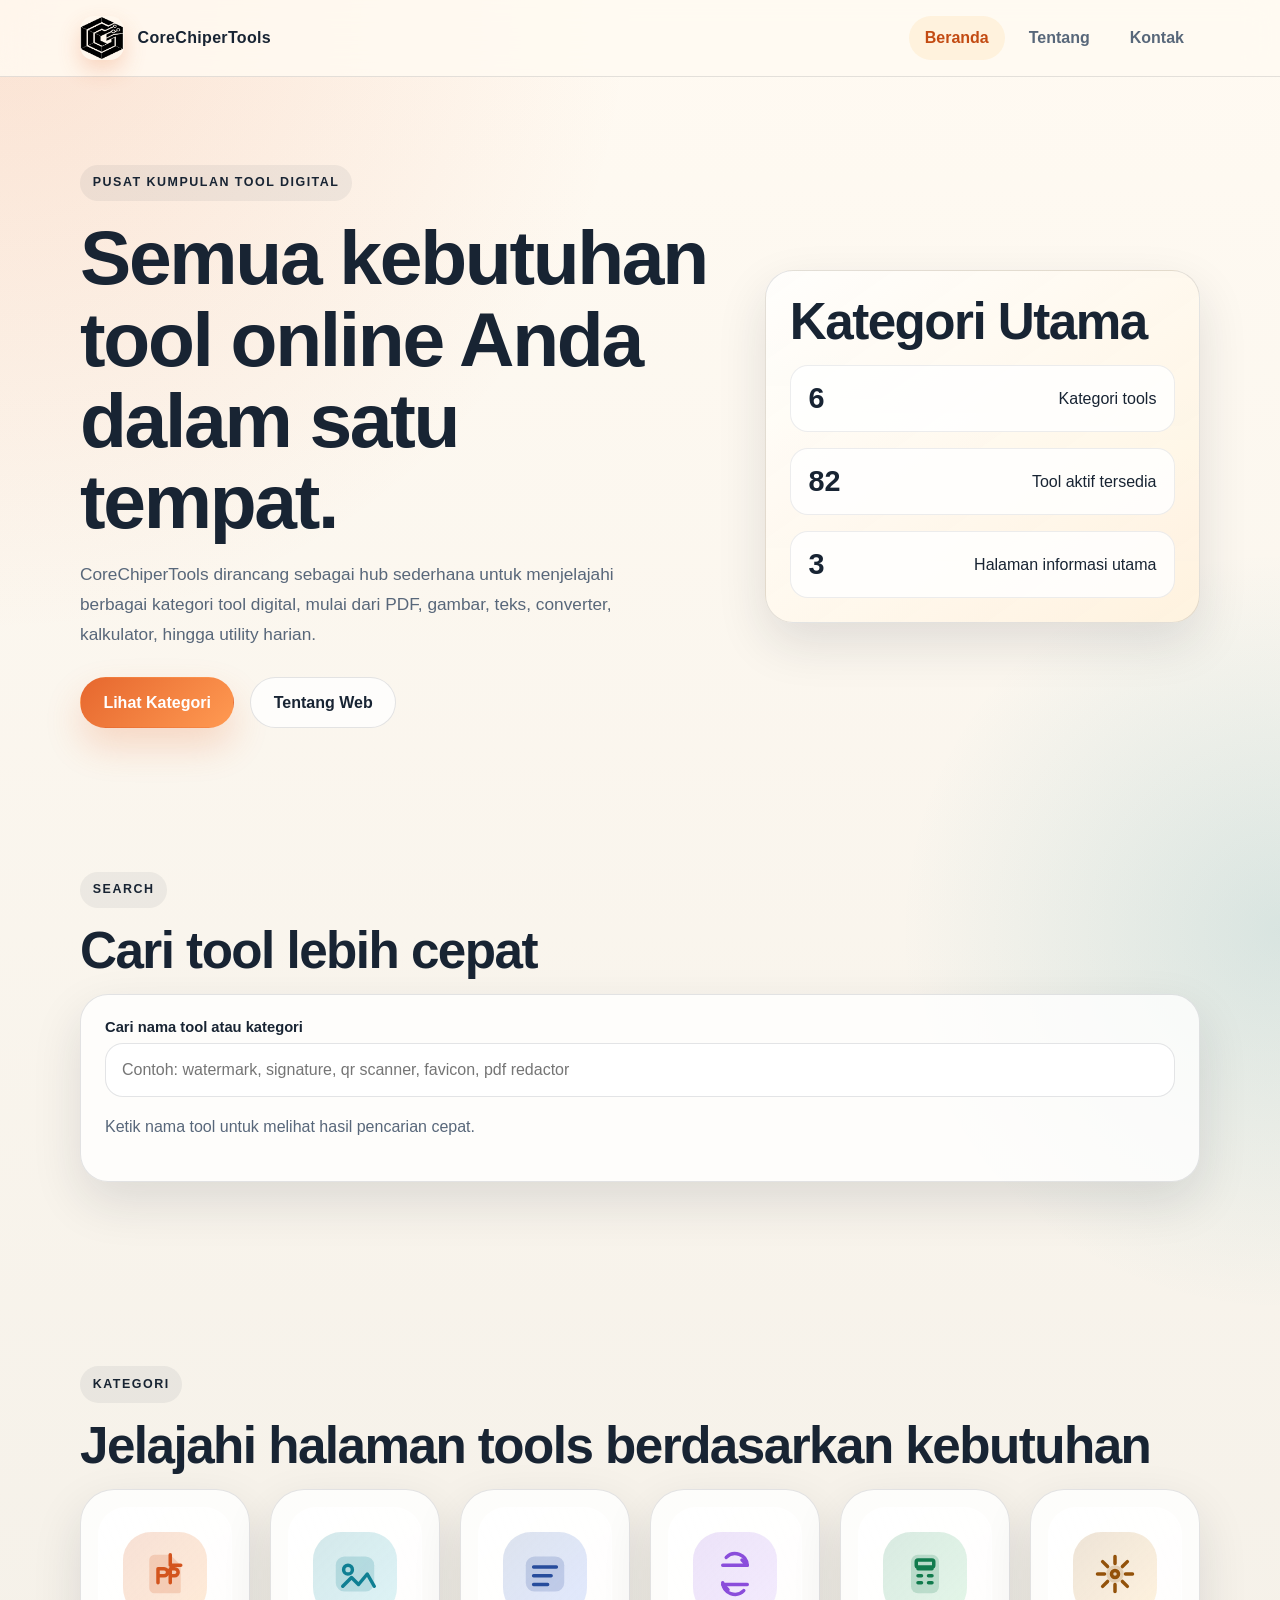
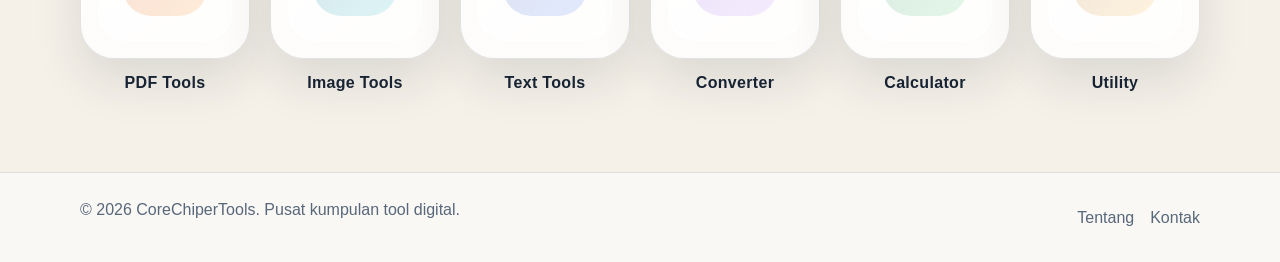
<file: index.html>
<!DOCTYPE html>
<html lang="id">
<head>
  <meta charset="UTF-8">
  <meta name="viewport" content="width=device-width, initial-scale=1.0">
  <title>CoreChiperTools | Pusat Tool Digital</title>
  <meta name="description" content="CoreChiperTools adalah pusat kumpulan tool digital dengan kategori PDF, gambar, teks, converter, kalkulator, dan utility.">
  <link rel="stylesheet" href="assets/css/style.css">
  <link rel="stylesheet" href="assets/css/index.css">
  <link rel="icon" href="/favicon.ico">
</head>
<body>
  <header class="site-header">
    <div class="container nav-wrap">
      <a class="brand" href="index.html">
        <img src="assets/images/logo.png" alt="Logo CoreChiperTools">
        <span>CoreChiperTools</span>
      </a>
      <button class="nav-toggle" type="button" aria-expanded="false" aria-label="Buka navigasi">Menu</button>
      <nav class="site-nav">
        <a href="index.html" class="active">Beranda</a>
        <a href="about.html">Tentang</a>
        <a href="contact.html">Kontak</a>
      </nav>
    </div>
  </header>

  <main>
    <section class="hero">
      <div class="container hero-grid">
        <div>
          <p class="eyebrow">Pusat Kumpulan Tool Digital</p>
          <h1>Semua kebutuhan tool online Anda dalam satu tempat.</h1>
          <p class="hero-copy">CoreChiperTools dirancang sebagai hub sederhana untuk menjelajahi berbagai kategori tool digital, mulai dari PDF, gambar, teks, converter, kalkulator, hingga utility harian.</p>
          <div class="hero-actions">
            <a class="button button-primary" href="#kategori">Lihat Kategori</a>
            <a class="button button-secondary" href="about.html">Tentang Web</a>
          </div>
        </div>
        <div class="hero-panel">
          <div class="panel-card">
            <h2>Kategori Utama</h2>
            <ul class="stat-list">
              <li><strong>6</strong><span>Kategori tools</span></li>
              <li><strong>82</strong><span>Tool aktif tersedia</span></li>
              <li><strong>3</strong><span>Halaman informasi utama</span></li>
            </ul>
          </div>
        </div>
      </div>
    </section>

    <section class="section">
      <div class="container">
        <div class="section-heading">
          <p class="eyebrow">Search</p>
          <h2>Cari tool lebih cepat</h2>
        </div>
        <div class="global-search-card">
          <label class="search-shell search-shell-large">
            <span>Cari nama tool atau kategori</span>
            <input type="search" id="global-search-input" placeholder="Contoh: watermark, signature, qr scanner, favicon, pdf redactor">
          </label>
          <div id="global-search-results" class="search-results">
            <p class="small-note">Ketik nama tool untuk melihat hasil pencarian cepat.</p>
          </div>
        </div>
      </div>
    </section>

    <section class="section" id="kategori">
      <div class="container">
        <div class="section-heading">
          <p class="eyebrow">Kategori</p>
          <h2>Jelajahi halaman tools berdasarkan kebutuhan</h2>
        </div>
        <div class="icon-grid" aria-label="Kategori utama CoreChiperTools">
          <a class="icon-tile" href="pages/pdf.html" aria-label="PDF Tools" title="PDF Tools">
            <span class="icon-card pdf">
              <span class="icon-shape">
                <svg viewBox="0 0 64 64" aria-hidden="true"><path d="M20 10h18l12 12v30a2 2 0 0 1-2 2H20a6 6 0 0 1-6-6V16a6 6 0 0 1 6-6Z" fill="currentColor" opacity=".18"/><path d="M38 10v12h12" fill="none" stroke="currentColor" stroke-width="4" stroke-linecap="round" stroke-linejoin="round"/><path d="M24 34h7a4 4 0 1 0 0-8h-7v16m0-8h6m8-8h5a4 4 0 0 1 0 8h-5v8m0-16v16" fill="none" stroke="currentColor" stroke-width="4" stroke-linecap="round" stroke-linejoin="round"/></svg>
              </span>
            </span>
            <span class="icon-label">PDF Tools</span>
          </a>
          <a class="icon-tile" href="pages/image.html" aria-label="Image Tools" title="Image Tools">
            <span class="icon-card image">
              <span class="icon-shape">
                <svg viewBox="0 0 64 64" aria-hidden="true"><rect x="10" y="12" width="44" height="40" rx="10" fill="currentColor" opacity=".18"/><circle cx="24" cy="27" r="5" fill="none" stroke="currentColor" stroke-width="4"/><path d="m18 46 10-10 8 8 10-12 8 14" fill="none" stroke="currentColor" stroke-width="4" stroke-linecap="round" stroke-linejoin="round"/></svg>
              </span>
            </span>
            <span class="icon-label">Image Tools</span>
          </a>
          <a class="icon-tile" href="pages/text.html" aria-label="Text Tools" title="Text Tools">
            <span class="icon-card text">
              <span class="icon-shape">
                <svg viewBox="0 0 64 64" aria-hidden="true"><rect x="10" y="12" width="44" height="40" rx="10" fill="currentColor" opacity=".18"/><path d="M19 24h26M19 34h20M19 44h16" fill="none" stroke="currentColor" stroke-width="4" stroke-linecap="round"/></svg>
              </span>
            </span>
            <span class="icon-label">Text Tools</span>
          </a>
          <a class="icon-tile" href="pages/converter.html" aria-label="Converter Tools" title="Converter Tools">
            <span class="icon-card converter">
              <span class="icon-shape">
                <svg viewBox="0 0 64 64" aria-hidden="true"><path d="M18 22h28l-6-6m6 28H18l6 6" fill="none" stroke="currentColor" stroke-width="4" stroke-linecap="round" stroke-linejoin="round"/><path d="M46 22a14 14 0 0 0-24-9m-4 29a14 14 0 0 0 24 9" fill="none" stroke="currentColor" stroke-width="4" stroke-linecap="round"/></svg>
              </span>
            </span>
            <span class="icon-label">Converter</span>
          </a>
          <a class="icon-tile" href="pages/calculator.html" aria-label="Calculator Tools" title="Calculator Tools">
            <span class="icon-card calculator">
              <span class="icon-shape">
                <svg viewBox="0 0 64 64" aria-hidden="true"><rect x="16" y="10" width="32" height="44" rx="8" fill="currentColor" opacity=".18"/><rect x="22" y="16" width="20" height="8" rx="2" fill="none" stroke="currentColor" stroke-width="4"/><path d="M24 34h4m8 0h4m-16 8h4m8 0h4m-16-16h16" fill="none" stroke="currentColor" stroke-width="4" stroke-linecap="round"/></svg>
              </span>
            </span>
            <span class="icon-label">Calculator</span>
          </a>
          <a class="icon-tile" href="pages/utility.html" aria-label="Utility Tools" title="Utility Tools">
            <span class="icon-card utility">
              <span class="icon-shape">
                <svg viewBox="0 0 64 64" aria-hidden="true"><path d="M32 12v8m0 24v8m20-20h-8M20 32h-8m34.14-14.14-5.66 5.66M23.52 40.48l-5.66 5.66m0-28.28 5.66 5.66m16.96 16.96 5.66 5.66" fill="none" stroke="currentColor" stroke-width="4" stroke-linecap="round"/><circle cx="32" cy="32" r="10" fill="currentColor" opacity=".18"/><circle cx="32" cy="32" r="4" fill="none" stroke="currentColor" stroke-width="4"/></svg>
              </span>
            </span>
            <span class="icon-label">Utility</span>
          </a>
        </div>
      </div>
    </section>
  </main>

  <footer class="site-footer">
    <div class="container footer-wrap">
      <p>&copy; <span id="year"></span> CoreChiperTools. Pusat kumpulan tool digital.</p>
      <div class="footer-links">
        <a href="about.html">Tentang</a>
        <a href="contact.html">Kontak</a>
      </div>
    </div>
  </footer>

  <script src="assets/js/main.js"></script>
</body>
</html>
</file>
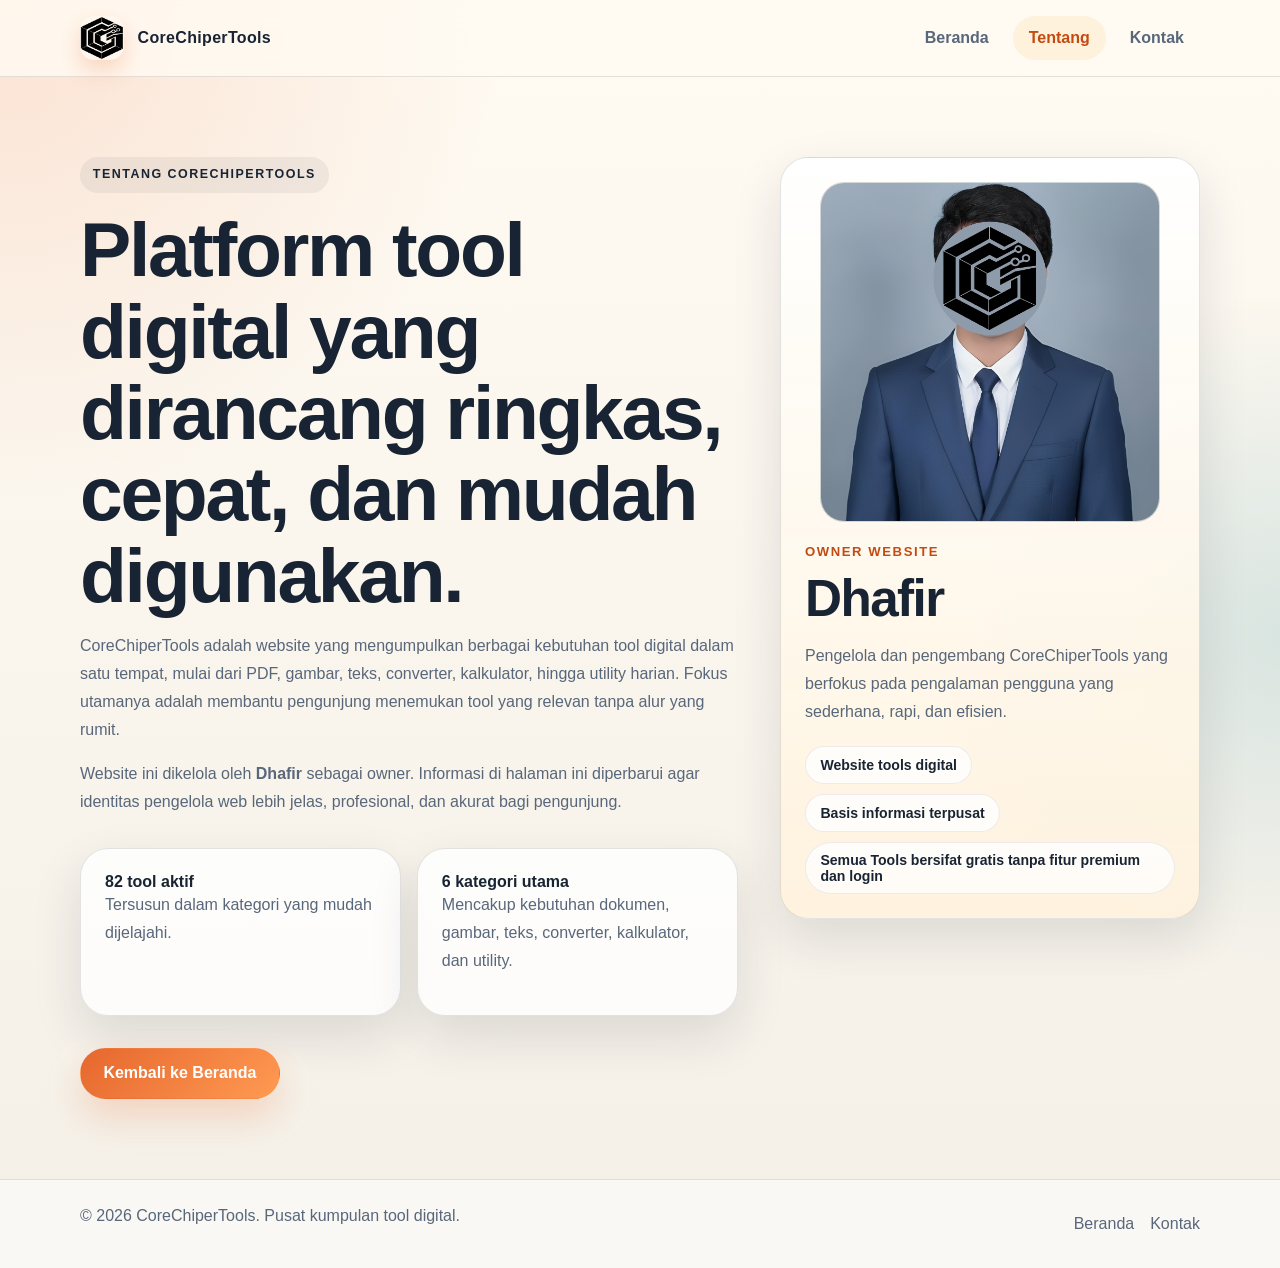
<file: about.html>
<!DOCTYPE html>
<html lang="id">
<head>
  <meta charset="UTF-8">
  <meta name="viewport" content="width=device-width, initial-scale=1.0">
  <title>Tentang | CoreChiperTools</title>
  <meta name="description" content="Tentang CoreChiperTools sebagai pusat kumpulan tool digital.">
  <link rel="stylesheet" href="assets/css/style.css">
  <link rel="icon" href="/favicon.ico">
</head>
<body>
  <header class="site-header">
    <div class="container nav-wrap">
      <a class="brand" href="index.html">
        <img src="assets/images/logo.png" alt="Logo CoreChiperTools">
        <span>CoreChiperTools</span>
      </a>
      <button class="nav-toggle" type="button" aria-expanded="false" aria-label="Buka navigasi">Menu</button>
      <nav class="site-nav">
        <a href="index.html">Beranda</a>
        <a href="about.html" class="active">Tentang</a>
        <a href="contact.html">Kontak</a>
      </nav>
    </div>
  </header>

  <main class="section">
    <div class="container">
      <div class="about-shell">
        <div class="about-copy">
          <p class="eyebrow">Tentang CoreChiperTools</p>
          <h1>Platform tool digital yang dirancang ringkas, cepat, dan mudah digunakan.</h1>
          <p>CoreChiperTools adalah website yang mengumpulkan berbagai kebutuhan tool digital dalam satu tempat, mulai dari PDF, gambar, teks, converter, kalkulator, hingga utility harian. Fokus utamanya adalah membantu pengunjung menemukan tool yang relevan tanpa alur yang rumit.</p>
          <p>Website ini dikelola oleh <strong>Dhafir</strong> sebagai owner. Informasi di halaman ini diperbarui agar identitas pengelola web lebih jelas, profesional, dan akurat bagi pengunjung.</p>
          <div class="about-highlights">
            <div class="info-card">
              <strong>82 tool aktif</strong>
              <p>Tersusun dalam kategori yang mudah dijelajahi.</p>
            </div>
            <div class="info-card">
              <strong>6 kategori utama</strong>
              <p>Mencakup kebutuhan dokumen, gambar, teks, converter, kalkulator, dan utility.</p>
            </div>
          </div>
          <a class="button button-primary" href="index.html">Kembali ke Beranda</a>
        </div>
        <aside class="owner-card">
          <div class="owner-photo-wrap">
            <img class="owner-photo" src="assets/images/owner.png" alt="Foto owner CoreChiperTools, Dhafir">
          </div>
          <p class="owner-label">Owner Website</p>
          <h2>Dhafir</h2>
          <p>Pengelola dan pengembang CoreChiperTools yang berfokus pada pengalaman pengguna yang sederhana, rapi, dan efisien.</p>
          <div class="owner-meta">
            <span>Website tools digital</span>
            <span>Basis informasi terpusat</span>
            <span>Semua Tools bersifat gratis tanpa fitur premium dan login</span>
          </div>
        </aside>
      </div>
    </div>
  </main>

  <footer class="site-footer">
    <div class="container footer-wrap">
      <p>&copy; <span id="year"></span> CoreChiperTools. Pusat kumpulan tool digital.</p>
      <div class="footer-links">
        <a href="index.html">Beranda</a>
        <a href="contact.html">Kontak</a>
      </div>
    </div>
  </footer>

  <script src="assets/js/main.js"></script>
</body>
</html>
</file>
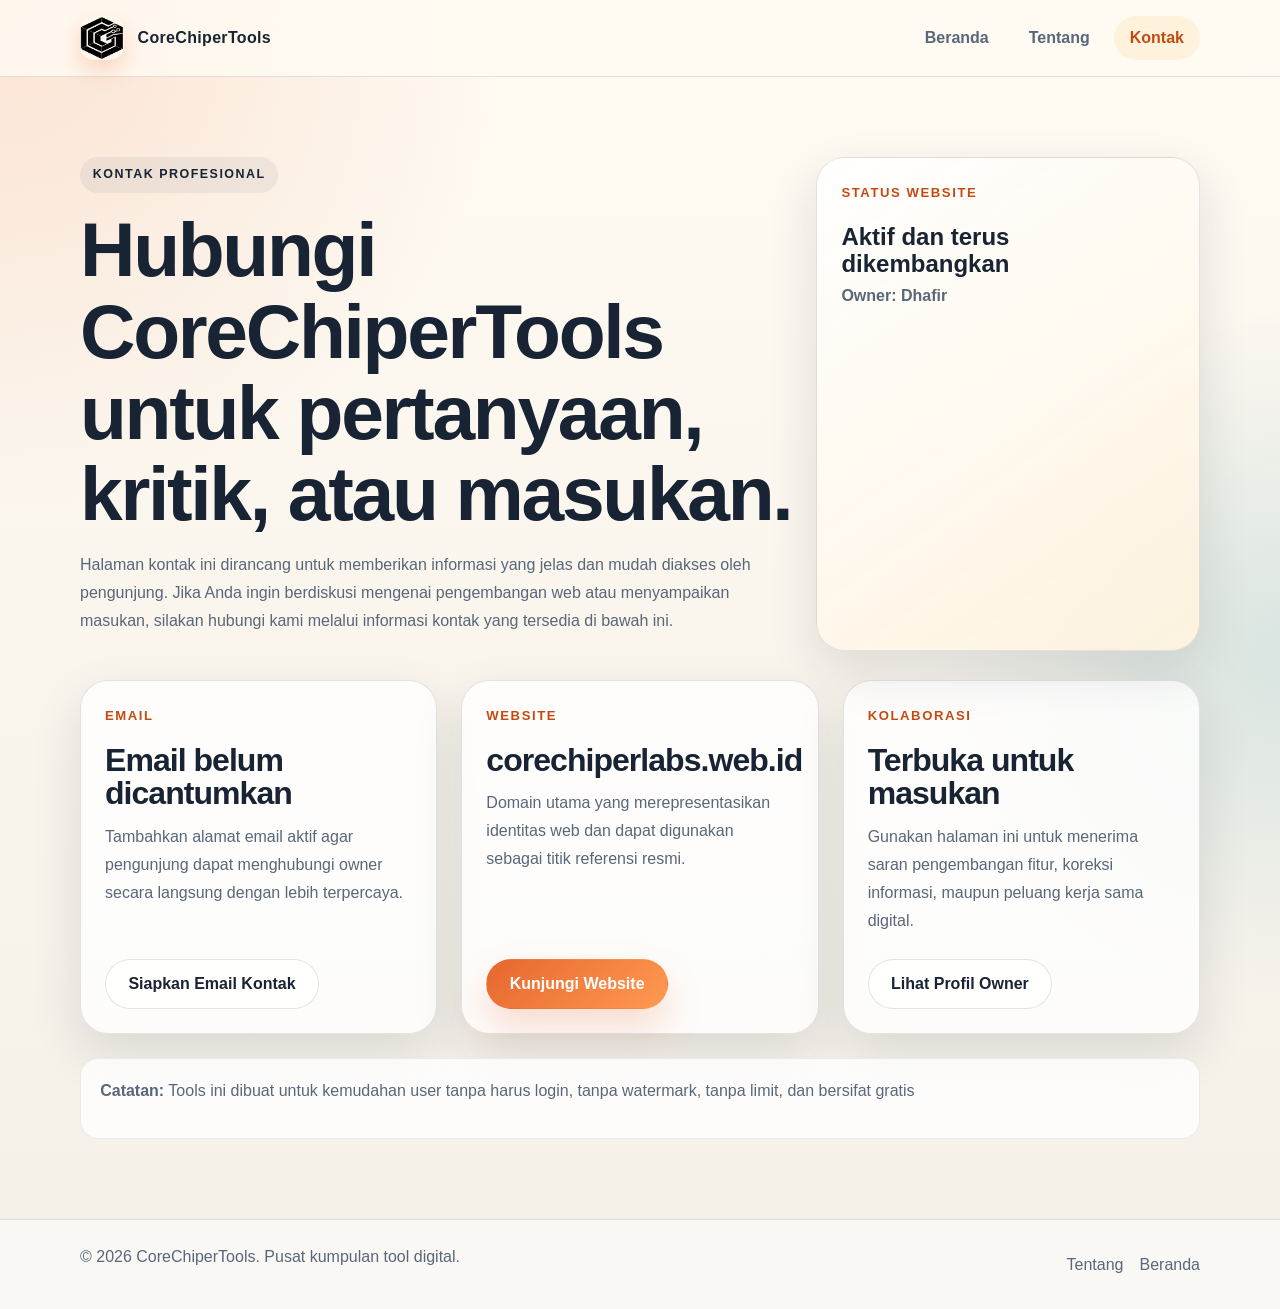
<file: contact.html>
<!DOCTYPE html>
<html lang="id">
<head>
  <meta charset="UTF-8">
  <meta name="viewport" content="width=device-width, initial-scale=1.0">
  <title>Kontak | CoreChiperTools</title>
  <meta name="description" content="Halaman kontak CoreChiperTools.">
  <link rel="stylesheet" href="assets/css/style.css">
  <link rel="icon" href="/favicon.ico">
</head>
<body>
  <header class="site-header">
    <div class="container nav-wrap">
      <a class="brand" href="index.html">
        <img src="assets/images/logo.png" alt="Logo CoreChiperTools">
        <span>CoreChiperTools</span>
      </a>
      <button class="nav-toggle" type="button" aria-expanded="false" aria-label="Buka navigasi">Menu</button>
      <nav class="site-nav">
        <a href="index.html">Beranda</a>
        <a href="about.html">Tentang</a>
        <a href="contact.html" class="active">Kontak</a>
      </nav>
    </div>
  </header>

  <main class="section">
    <div class="container">
      <div class="contact-hero">
        <div>
          <p class="eyebrow">Kontak Profesional</p>
          <h1>Hubungi CoreChiperTools untuk pertanyaan, kritik, atau masukan.</h1>
          <p>Halaman kontak ini dirancang untuk memberikan informasi yang jelas dan mudah diakses oleh pengunjung. Jika Anda ingin berdiskusi mengenai pengembangan web atau menyampaikan masukan, silakan hubungi kami melalui informasi kontak yang tersedia di bawah ini.</p>
        </div>
        <div class="contact-status-card">
          <p class="contact-status-label">Status Website</p>
          <strong>Aktif dan terus dikembangkan</strong>
          <span>Owner: Dhafir</span>
        </div>
      </div>

      <div class="contact-grid">
        <section class="info-card contact-card">
          <p class="contact-card-label">Email</p>
          <h2>Email belum dicantumkan</h2>
          <p>Tambahkan alamat email aktif agar pengunjung dapat menghubungi owner secara langsung dengan lebih terpercaya.</p>
          <a class="button button-secondary" href="mailto:">Siapkan Email Kontak</a>
        </section>

        <section class="info-card contact-card">
          <p class="contact-card-label">Website</p>
          <h2>corechiperlabs.web.id</h2>
          <p>Domain utama yang merepresentasikan identitas web dan dapat digunakan sebagai titik referensi resmi.</p>
          <a class="button button-primary" href="https://corechiperlabs.web.id" target="_blank" rel="noreferrer">Kunjungi Website</a>
        </section>

        <section class="info-card contact-card">
          <p class="contact-card-label">Kolaborasi</p>
          <h2>Terbuka untuk masukan</h2>
          <p>Gunakan halaman ini untuk menerima saran pengembangan fitur, koreksi informasi, maupun peluang kerja sama digital.</p>
          <a class="button button-secondary" href="about.html">Lihat Profil Owner</a>
        </section>
      </div>

      <div class="contact-note">
        <p><strong>Catatan:</strong> Tools ini dibuat untuk kemudahan user tanpa harus login, tanpa watermark, tanpa limit, dan bersifat gratis</p>
      </div>
    </div>
  </main>

  <footer class="site-footer">
    <div class="container footer-wrap">
      <p>&copy; <span id="year"></span> CoreChiperTools. Pusat kumpulan tool digital.</p>
      <div class="footer-links">
        <a href="about.html">Tentang</a>
        <a href="index.html">Beranda</a>
      </div>
    </div>
  </footer>

  <script src="assets/js/main.js"></script>
</body>
</html>
</file>
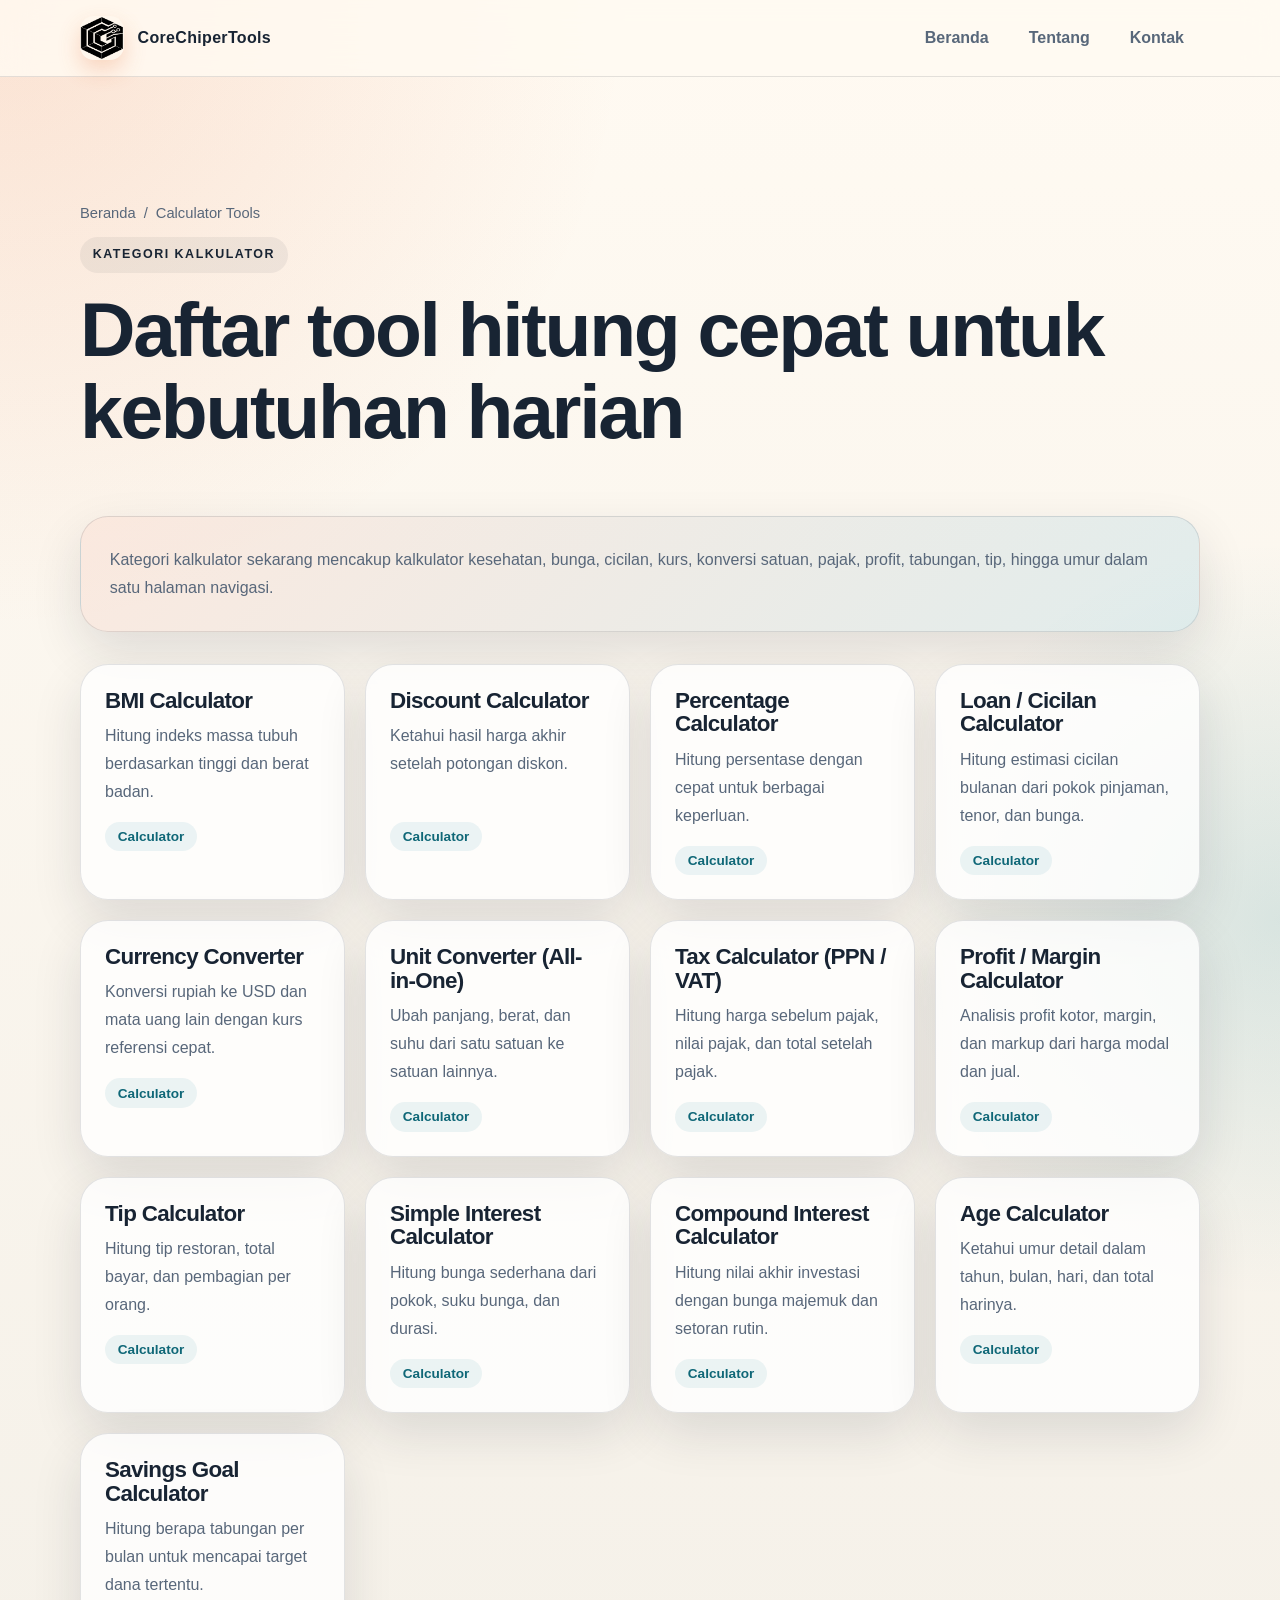
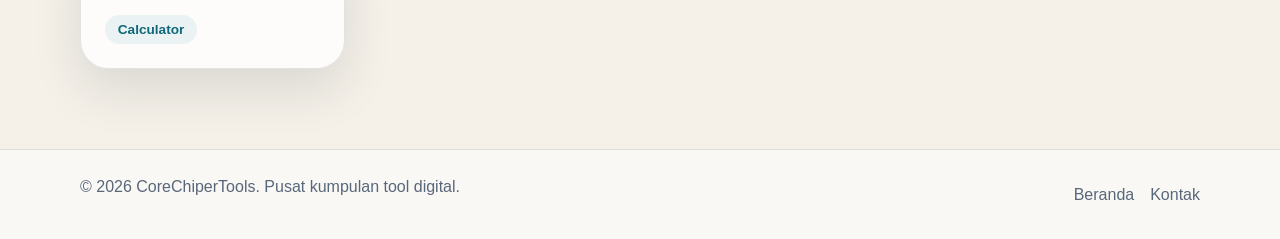
<file: pages/calculator.html>
<!DOCTYPE html>
<html lang="id">
<head>
  <meta charset="UTF-8">
  <meta name="viewport" content="width=device-width, initial-scale=1.0">
  <title>Calculator Tools | CoreChiperTools</title>
  <link rel="stylesheet" href="../assets/css/style.css">
  <link rel="stylesheet" href="../assets/css/pdf.css">
</head>
<body>
  <header class="site-header">
    <div class="container nav-wrap">
      <a class="brand" href="../index.html"><img src="../assets/images/logo.png" alt="Logo CoreChiperTools"><span>CoreChiperTools</span></a>
      <button class="nav-toggle" type="button" aria-expanded="false" aria-label="Buka navigasi">Menu</button>
      <nav class="site-nav"><a href="../index.html">Beranda</a><a href="../about.html">Tentang</a><a href="../contact.html">Kontak</a></nav>
    </div>
  </header>
  <main class="section"><div class="container"><div class="page-header"><div class="breadcrumbs"><a href="../index.html">Beranda</a><span>/</span><span>Calculator Tools</span></div><p class="eyebrow">Kategori Kalkulator</p><h1>Daftar tool hitung cepat untuk kebutuhan harian</h1></div><div class="category-banner"><p>Kategori kalkulator sekarang mencakup kalkulator kesehatan, bunga, cicilan, kurs, konversi satuan, pajak, profit, tabungan, tip, hingga umur dalam satu halaman navigasi.</p></div><div class="tool-grid"><a class="tool-card" href="../tools/calculator/bmi.html"><h3>BMI Calculator</h3><p>Hitung indeks massa tubuh berdasarkan tinggi dan berat badan.</p><span class="tool-meta">Calculator</span></a><a class="tool-card" href="../tools/calculator/discount.html"><h3>Discount Calculator</h3><p>Ketahui hasil harga akhir setelah potongan diskon.</p><span class="tool-meta">Calculator</span></a><a class="tool-card" href="../tools/calculator/percentage.html"><h3>Percentage Calculator</h3><p>Hitung persentase dengan cepat untuk berbagai keperluan.</p><span class="tool-meta">Calculator</span></a><a class="tool-card" href="../tools/calculator/loan-cicilan.html"><h3>Loan / Cicilan Calculator</h3><p>Hitung estimasi cicilan bulanan dari pokok pinjaman, tenor, dan bunga.</p><span class="tool-meta">Calculator</span></a><a class="tool-card" href="../tools/calculator/currency-converter.html"><h3>Currency Converter</h3><p>Konversi rupiah ke USD dan mata uang lain dengan kurs referensi cepat.</p><span class="tool-meta">Calculator</span></a><a class="tool-card" href="../tools/calculator/unit-converter.html"><h3>Unit Converter (All-in-One)</h3><p>Ubah panjang, berat, dan suhu dari satu satuan ke satuan lainnya.</p><span class="tool-meta">Calculator</span></a><a class="tool-card" href="../tools/calculator/tax-calculator.html"><h3>Tax Calculator (PPN / VAT)</h3><p>Hitung harga sebelum pajak, nilai pajak, dan total setelah pajak.</p><span class="tool-meta">Calculator</span></a><a class="tool-card" href="../tools/calculator/profit-margin.html"><h3>Profit / Margin Calculator</h3><p>Analisis profit kotor, margin, dan markup dari harga modal dan jual.</p><span class="tool-meta">Calculator</span></a><a class="tool-card" href="../tools/calculator/tip-calculator.html"><h3>Tip Calculator</h3><p>Hitung tip restoran, total bayar, dan pembagian per orang.</p><span class="tool-meta">Calculator</span></a><a class="tool-card" href="../tools/calculator/simple-interest.html"><h3>Simple Interest Calculator</h3><p>Hitung bunga sederhana dari pokok, suku bunga, dan durasi.</p><span class="tool-meta">Calculator</span></a><a class="tool-card" href="../tools/calculator/compound-interest.html"><h3>Compound Interest Calculator</h3><p>Hitung nilai akhir investasi dengan bunga majemuk dan setoran rutin.</p><span class="tool-meta">Calculator</span></a><a class="tool-card" href="../tools/calculator/age-calculator.html"><h3>Age Calculator</h3><p>Ketahui umur detail dalam tahun, bulan, hari, dan total harinya.</p><span class="tool-meta">Calculator</span></a><a class="tool-card" href="../tools/calculator/savings-goal.html"><h3>Savings Goal Calculator</h3><p>Hitung berapa tabungan per bulan untuk mencapai target dana tertentu.</p><span class="tool-meta">Calculator</span></a></div></div></main>
  <footer class="site-footer"><div class="container footer-wrap"><p>&copy; <span id="year"></span> CoreChiperTools. Pusat kumpulan tool digital.</p><div class="footer-links"><a href="../index.html">Beranda</a><a href="../contact.html">Kontak</a></div></div></footer>
  <script src="../assets/js/main.js"></script><script src="../assets/js/pdf.js"></script>
</body>
</html>
</file>
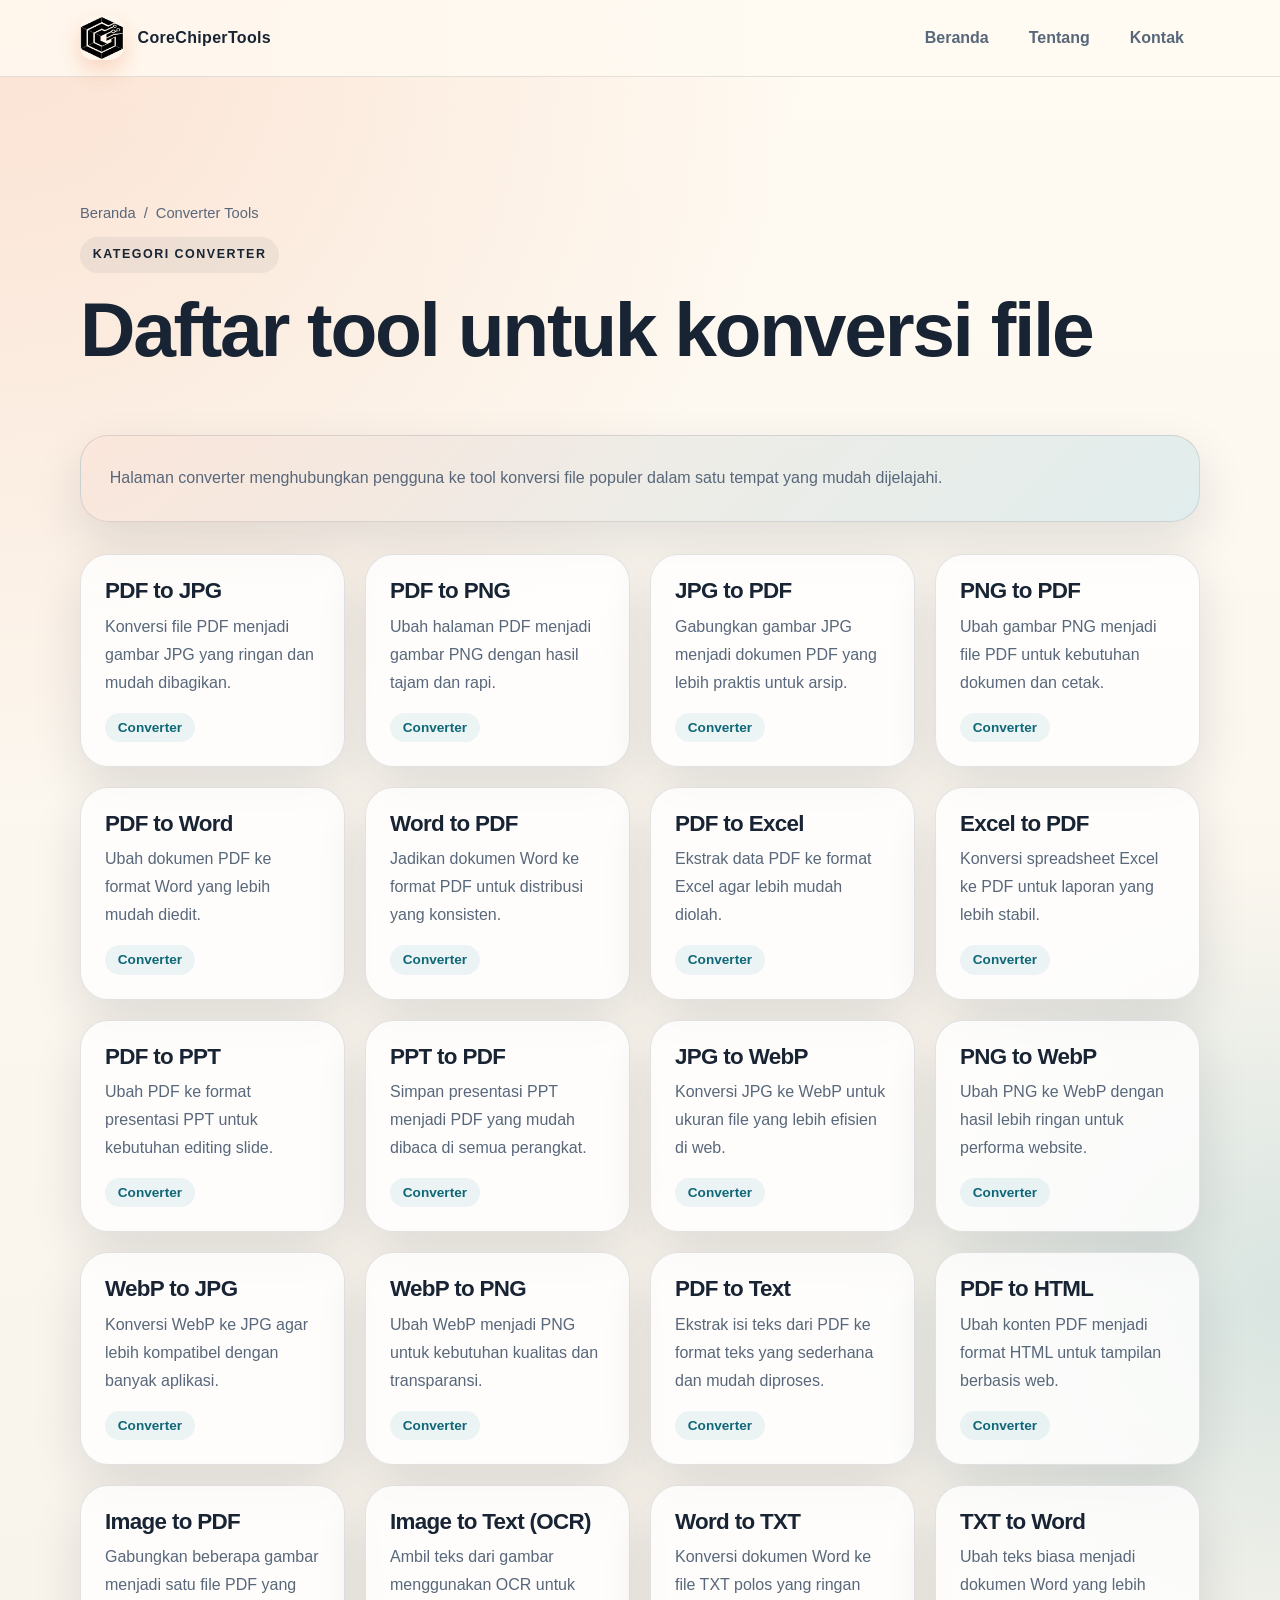
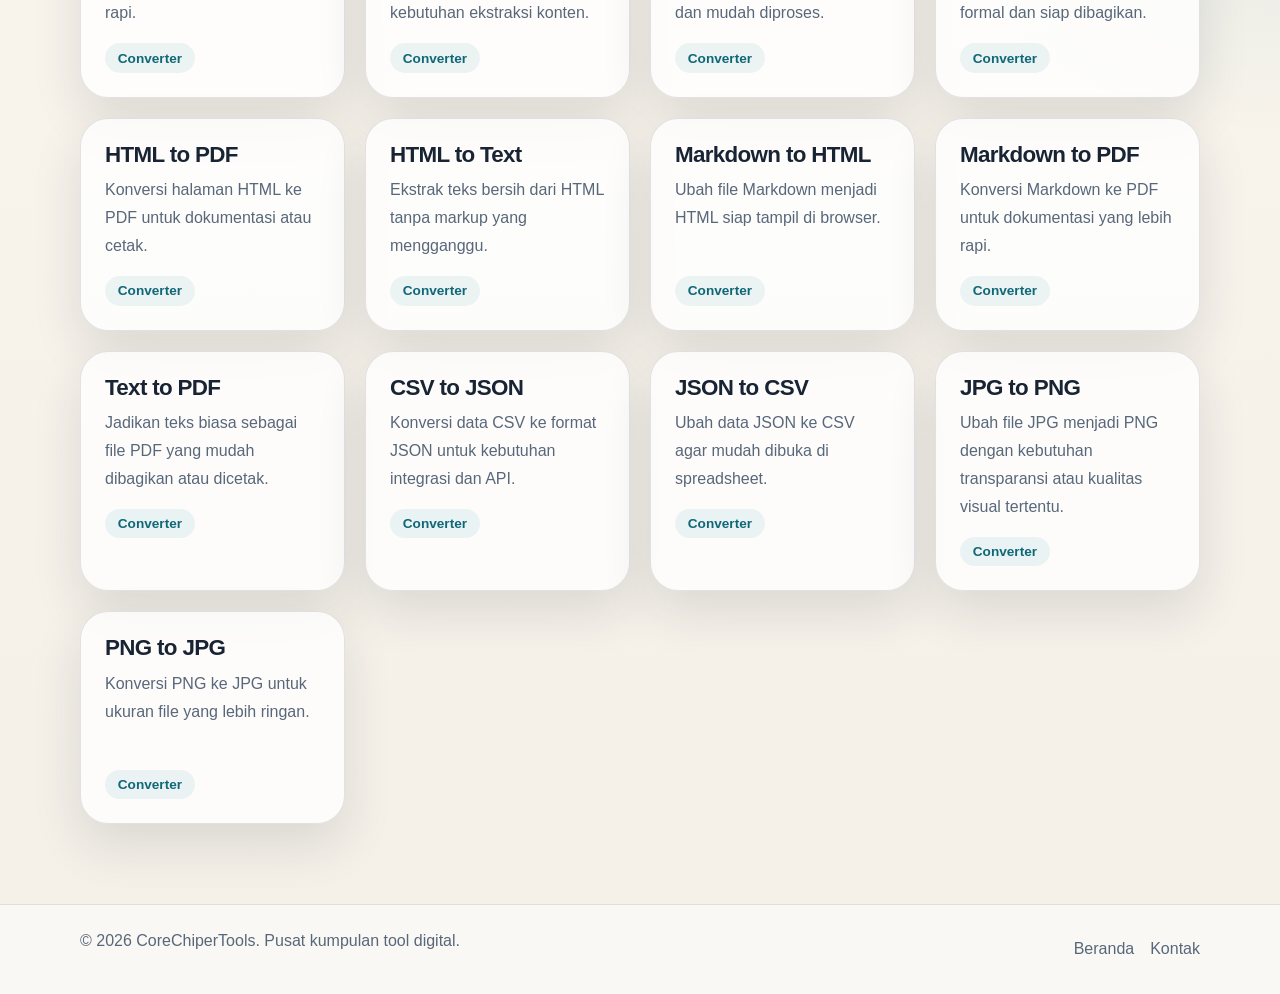
<file: pages/converter.html>
<!DOCTYPE html>
<html lang="id">
<head>
  <meta charset="UTF-8">
  <meta name="viewport" content="width=device-width, initial-scale=1.0">
  <title>Converter Tools | CoreChiperTools</title>
  <link rel="stylesheet" href="../assets/css/style.css">
  <link rel="stylesheet" href="../assets/css/pdf.css">
</head>
<body>
  <header class="site-header">
    <div class="container nav-wrap">
      <a class="brand" href="../index.html"><img src="../assets/images/logo.png" alt="Logo CoreChiperTools"><span>CoreChiperTools</span></a>
      <button class="nav-toggle" type="button" aria-expanded="false" aria-label="Buka navigasi">Menu</button>
      <nav class="site-nav"><a href="../index.html">Beranda</a><a href="../about.html">Tentang</a><a href="../contact.html">Kontak</a></nav>
    </div>
  </header>
  <main class="section"><div class="container"><div class="page-header"><div class="breadcrumbs"><a href="../index.html">Beranda</a><span>/</span><span>Converter Tools</span></div><p class="eyebrow">Kategori Converter</p><h1>Daftar tool untuk konversi file</h1></div><div class="category-banner"><p>Halaman converter menghubungkan pengguna ke tool konversi file populer dalam satu tempat yang mudah dijelajahi.</p></div><div class="tool-grid"><a class="tool-card" href="../tools/converter/pdf-to-jpg.html"><h3>PDF to JPG</h3><p>Konversi file PDF menjadi gambar JPG yang ringan dan mudah dibagikan.</p><span class="tool-meta">Converter</span></a><a class="tool-card" href="../tools/converter/pdf-to-png.html"><h3>PDF to PNG</h3><p>Ubah halaman PDF menjadi gambar PNG dengan hasil tajam dan rapi.</p><span class="tool-meta">Converter</span></a><a class="tool-card" href="../tools/converter/jpg-to-pdf.html"><h3>JPG to PDF</h3><p>Gabungkan gambar JPG menjadi dokumen PDF yang lebih praktis untuk arsip.</p><span class="tool-meta">Converter</span></a><a class="tool-card" href="../tools/converter/png-to-pdf.html"><h3>PNG to PDF</h3><p>Ubah gambar PNG menjadi file PDF untuk kebutuhan dokumen dan cetak.</p><span class="tool-meta">Converter</span></a><a class="tool-card" href="../tools/converter/pdf-to-word.html"><h3>PDF to Word</h3><p>Ubah dokumen PDF ke format Word yang lebih mudah diedit.</p><span class="tool-meta">Converter</span></a><a class="tool-card" href="../tools/converter/word-to-pdf.html"><h3>Word to PDF</h3><p>Jadikan dokumen Word ke format PDF untuk distribusi yang konsisten.</p><span class="tool-meta">Converter</span></a><a class="tool-card" href="../tools/converter/pdf-to-excel.html"><h3>PDF to Excel</h3><p>Ekstrak data PDF ke format Excel agar lebih mudah diolah.</p><span class="tool-meta">Converter</span></a><a class="tool-card" href="../tools/converter/excel-to-pdf.html"><h3>Excel to PDF</h3><p>Konversi spreadsheet Excel ke PDF untuk laporan yang lebih stabil.</p><span class="tool-meta">Converter</span></a><a class="tool-card" href="../tools/converter/pdf-to-ppt.html"><h3>PDF to PPT</h3><p>Ubah PDF ke format presentasi PPT untuk kebutuhan editing slide.</p><span class="tool-meta">Converter</span></a><a class="tool-card" href="../tools/converter/ppt-to-pdf.html"><h3>PPT to PDF</h3><p>Simpan presentasi PPT menjadi PDF yang mudah dibaca di semua perangkat.</p><span class="tool-meta">Converter</span></a><a class="tool-card" href="../tools/converter/jpg-to-webp.html"><h3>JPG to WebP</h3><p>Konversi JPG ke WebP untuk ukuran file yang lebih efisien di web.</p><span class="tool-meta">Converter</span></a><a class="tool-card" href="../tools/converter/png-to-webp.html"><h3>PNG to WebP</h3><p>Ubah PNG ke WebP dengan hasil lebih ringan untuk performa website.</p><span class="tool-meta">Converter</span></a><a class="tool-card" href="../tools/converter/webp-to-jpg.html"><h3>WebP to JPG</h3><p>Konversi WebP ke JPG agar lebih kompatibel dengan banyak aplikasi.</p><span class="tool-meta">Converter</span></a><a class="tool-card" href="../tools/converter/webp-to-png.html"><h3>WebP to PNG</h3><p>Ubah WebP menjadi PNG untuk kebutuhan kualitas dan transparansi.</p><span class="tool-meta">Converter</span></a><a class="tool-card" href="../tools/converter/pdf-to-text.html"><h3>PDF to Text</h3><p>Ekstrak isi teks dari PDF ke format teks yang sederhana dan mudah diproses.</p><span class="tool-meta">Converter</span></a><a class="tool-card" href="../tools/converter/pdf-to-html.html"><h3>PDF to HTML</h3><p>Ubah konten PDF menjadi format HTML untuk tampilan berbasis web.</p><span class="tool-meta">Converter</span></a><a class="tool-card" href="../tools/converter/image-to-pdf.html"><h3>Image to PDF</h3><p>Gabungkan beberapa gambar menjadi satu file PDF yang rapi.</p><span class="tool-meta">Converter</span></a><a class="tool-card" href="../tools/converter/image-to-text-ocr.html"><h3>Image to Text (OCR)</h3><p>Ambil teks dari gambar menggunakan OCR untuk kebutuhan ekstraksi konten.</p><span class="tool-meta">Converter</span></a><a class="tool-card" href="../tools/converter/word-to-txt.html"><h3>Word to TXT</h3><p>Konversi dokumen Word ke file TXT polos yang ringan dan mudah diproses.</p><span class="tool-meta">Converter</span></a><a class="tool-card" href="../tools/converter/txt-to-word.html"><h3>TXT to Word</h3><p>Ubah teks biasa menjadi dokumen Word yang lebih formal dan siap dibagikan.</p><span class="tool-meta">Converter</span></a><a class="tool-card" href="../tools/converter/html-to-pdf.html"><h3>HTML to PDF</h3><p>Konversi halaman HTML ke PDF untuk dokumentasi atau cetak.</p><span class="tool-meta">Converter</span></a><a class="tool-card" href="../tools/converter/html-to-text.html"><h3>HTML to Text</h3><p>Ekstrak teks bersih dari HTML tanpa markup yang mengganggu.</p><span class="tool-meta">Converter</span></a><a class="tool-card" href="../tools/converter/markdown-to-html.html"><h3>Markdown to HTML</h3><p>Ubah file Markdown menjadi HTML siap tampil di browser.</p><span class="tool-meta">Converter</span></a><a class="tool-card" href="../tools/converter/markdown-to-pdf.html"><h3>Markdown to PDF</h3><p>Konversi Markdown ke PDF untuk dokumentasi yang lebih rapi.</p><span class="tool-meta">Converter</span></a><a class="tool-card" href="../tools/converter/text-to-pdf.html"><h3>Text to PDF</h3><p>Jadikan teks biasa sebagai file PDF yang mudah dibagikan atau dicetak.</p><span class="tool-meta">Converter</span></a><a class="tool-card" href="../tools/converter/csv-to-json.html"><h3>CSV to JSON</h3><p>Konversi data CSV ke format JSON untuk kebutuhan integrasi dan API.</p><span class="tool-meta">Converter</span></a><a class="tool-card" href="../tools/converter/json-to-csv.html"><h3>JSON to CSV</h3><p>Ubah data JSON ke CSV agar mudah dibuka di spreadsheet.</p><span class="tool-meta">Converter</span></a><a class="tool-card" href="../tools/converter/jpg-to-png.html"><h3>JPG to PNG</h3><p>Ubah file JPG menjadi PNG dengan kebutuhan transparansi atau kualitas visual tertentu.</p><span class="tool-meta">Converter</span></a><a class="tool-card" href="../tools/converter/png-to-jpg.html"><h3>PNG to JPG</h3><p>Konversi PNG ke JPG untuk ukuran file yang lebih ringan.</p><span class="tool-meta">Converter</span></a></div></div></main>
  <footer class="site-footer"><div class="container footer-wrap"><p>&copy; <span id="year"></span> CoreChiperTools. Pusat kumpulan tool digital.</p><div class="footer-links"><a href="../index.html">Beranda</a><a href="../contact.html">Kontak</a></div></div></footer>
  <script src="../assets/js/main.js"></script><script src="../assets/js/pdf.js"></script>
</body>
</html>
</file>
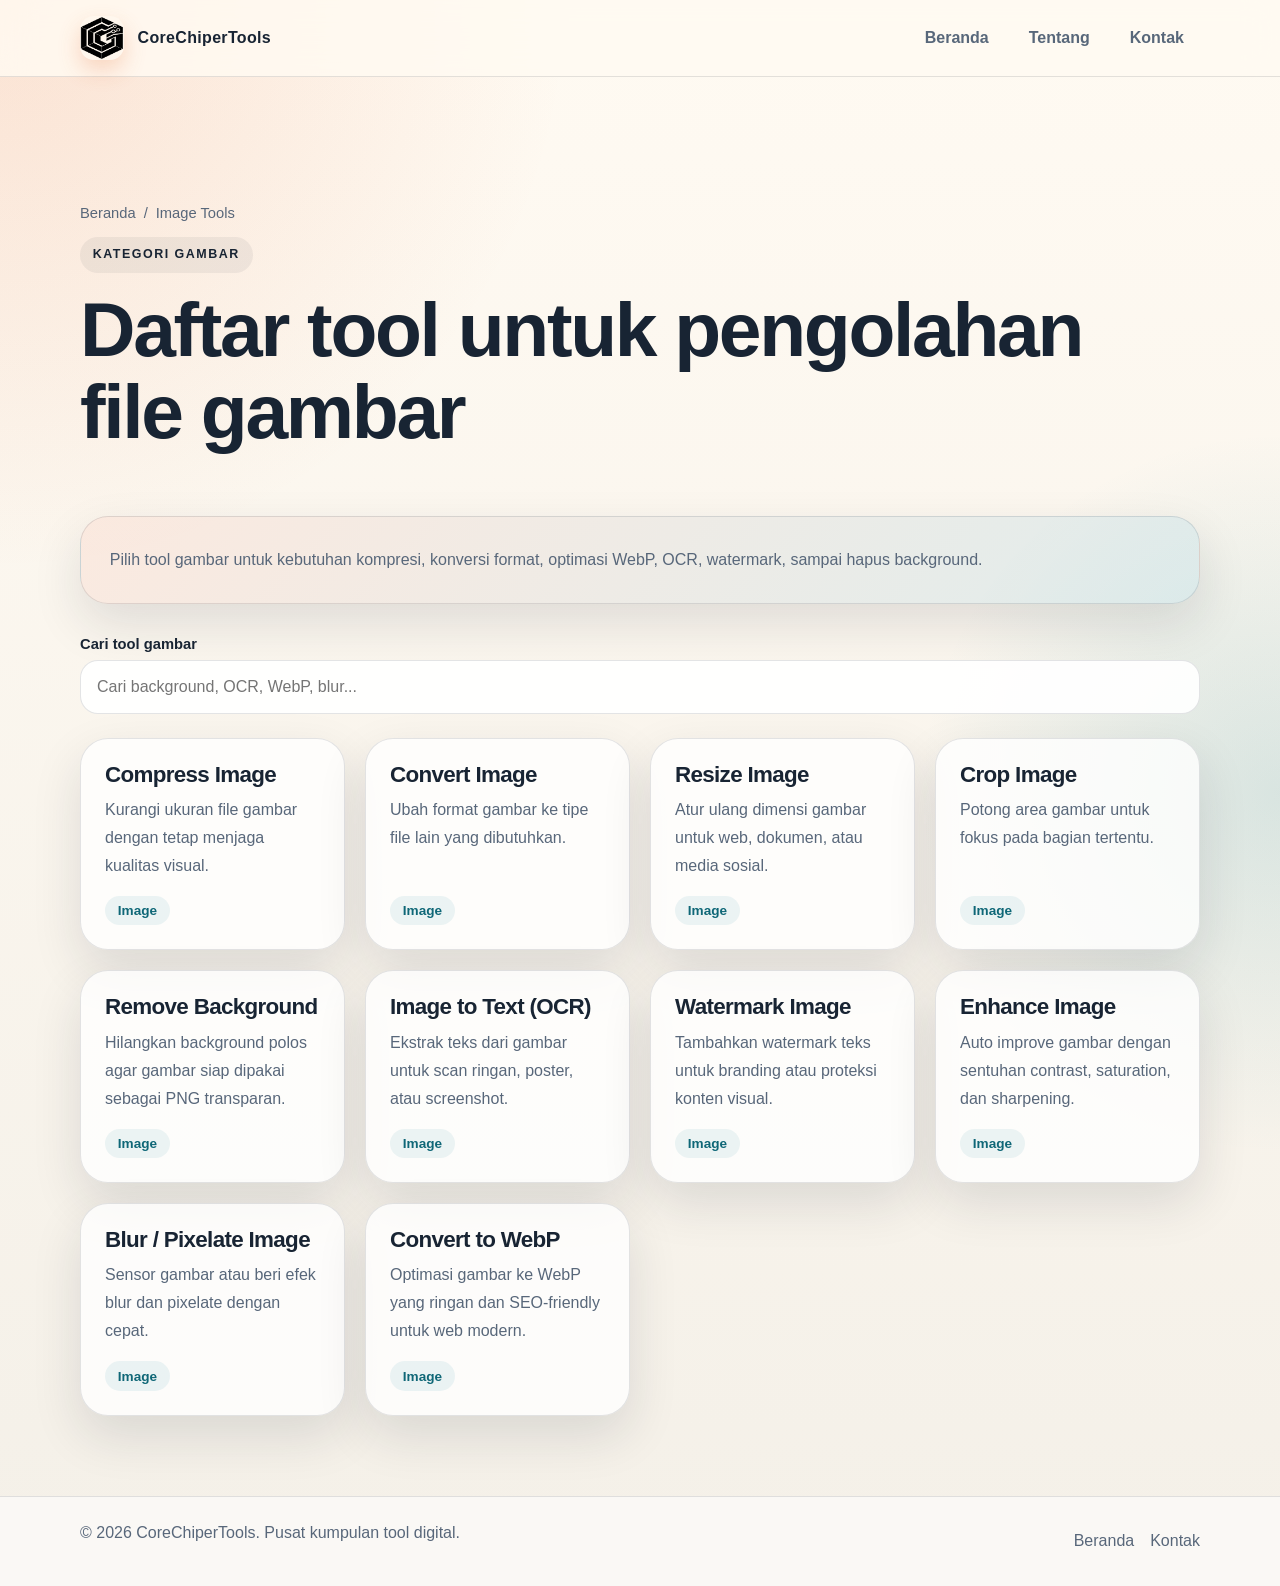
<file: pages/image.html>
<!DOCTYPE html>
<html lang="id">
<head>
  <meta charset="UTF-8">
  <meta name="viewport" content="width=device-width, initial-scale=1.0">
  <title>Image Tools | CoreChiperTools</title>
  <link rel="stylesheet" href="../assets/css/style.css">
  <link rel="stylesheet" href="../assets/css/pdf.css">
</head>
<body>
  <header class="site-header">
    <div class="container nav-wrap">
      <a class="brand" href="../index.html"><img src="../assets/images/logo.png" alt="Logo CoreChiperTools"><span>CoreChiperTools</span></a>
      <button class="nav-toggle" type="button" aria-expanded="false" aria-label="Buka navigasi">Menu</button>
      <nav class="site-nav"><a href="../index.html">Beranda</a><a href="../about.html">Tentang</a><a href="../contact.html">Kontak</a></nav>
    </div>
  </header>
  <main class="section"><div class="container"><div class="page-header"><div class="breadcrumbs"><a href="../index.html">Beranda</a><span>/</span><span>Image Tools</span></div><p class="eyebrow">Kategori Gambar</p><h1>Daftar tool untuk pengolahan file gambar</h1></div><div class="category-banner"><p>Pilih tool gambar untuk kebutuhan kompresi, konversi format, optimasi WebP, OCR, watermark, sampai hapus background.</p></div><div class="category-search"><label class="search-shell"><span>Cari tool gambar</span><input type="search" id="category-search-input" data-filter-target=".tool-card" placeholder="Cari background, OCR, WebP, blur..."></label></div><div class="tool-grid"><a class="tool-card" href="../tools/image/compress-image.html"><h3>Compress Image</h3><p>Kurangi ukuran file gambar dengan tetap menjaga kualitas visual.</p><span class="tool-meta">Image</span></a><a class="tool-card" href="../tools/image/convert-image.html"><h3>Convert Image</h3><p>Ubah format gambar ke tipe file lain yang dibutuhkan.</p><span class="tool-meta">Image</span></a><a class="tool-card" href="../tools/image/resize-image.html"><h3>Resize Image</h3><p>Atur ulang dimensi gambar untuk web, dokumen, atau media sosial.</p><span class="tool-meta">Image</span></a><a class="tool-card" href="../tools/image/crop-image.html"><h3>Crop Image</h3><p>Potong area gambar untuk fokus pada bagian tertentu.</p><span class="tool-meta">Image</span></a><a class="tool-card" href="../tools/image/remove-background.html"><h3>Remove Background</h3><p>Hilangkan background polos agar gambar siap dipakai sebagai PNG transparan.</p><span class="tool-meta">Image</span></a><a class="tool-card" href="../tools/image/image-to-text-ocr.html"><h3>Image to Text (OCR)</h3><p>Ekstrak teks dari gambar untuk scan ringan, poster, atau screenshot.</p><span class="tool-meta">Image</span></a><a class="tool-card" href="../tools/image/watermark-image.html"><h3>Watermark Image</h3><p>Tambahkan watermark teks untuk branding atau proteksi konten visual.</p><span class="tool-meta">Image</span></a><a class="tool-card" href="../tools/image/enhance-image.html"><h3>Enhance Image</h3><p>Auto improve gambar dengan sentuhan contrast, saturation, dan sharpening.</p><span class="tool-meta">Image</span></a><a class="tool-card" href="../tools/image/blur-pixelate-image.html"><h3>Blur / Pixelate Image</h3><p>Sensor gambar atau beri efek blur dan pixelate dengan cepat.</p><span class="tool-meta">Image</span></a><a class="tool-card" href="../tools/image/convert-to-webp.html"><h3>Convert to WebP</h3><p>Optimasi gambar ke WebP yang ringan dan SEO-friendly untuk web modern.</p><span class="tool-meta">Image</span></a></div></div></main>
  <footer class="site-footer"><div class="container footer-wrap"><p>&copy; <span id="year"></span> CoreChiperTools. Pusat kumpulan tool digital.</p><div class="footer-links"><a href="../index.html">Beranda</a><a href="../contact.html">Kontak</a></div></div></footer>
  <script src="../assets/js/main.js"></script><script src="../assets/js/pdf.js"></script>
</body>
</html>
</file>
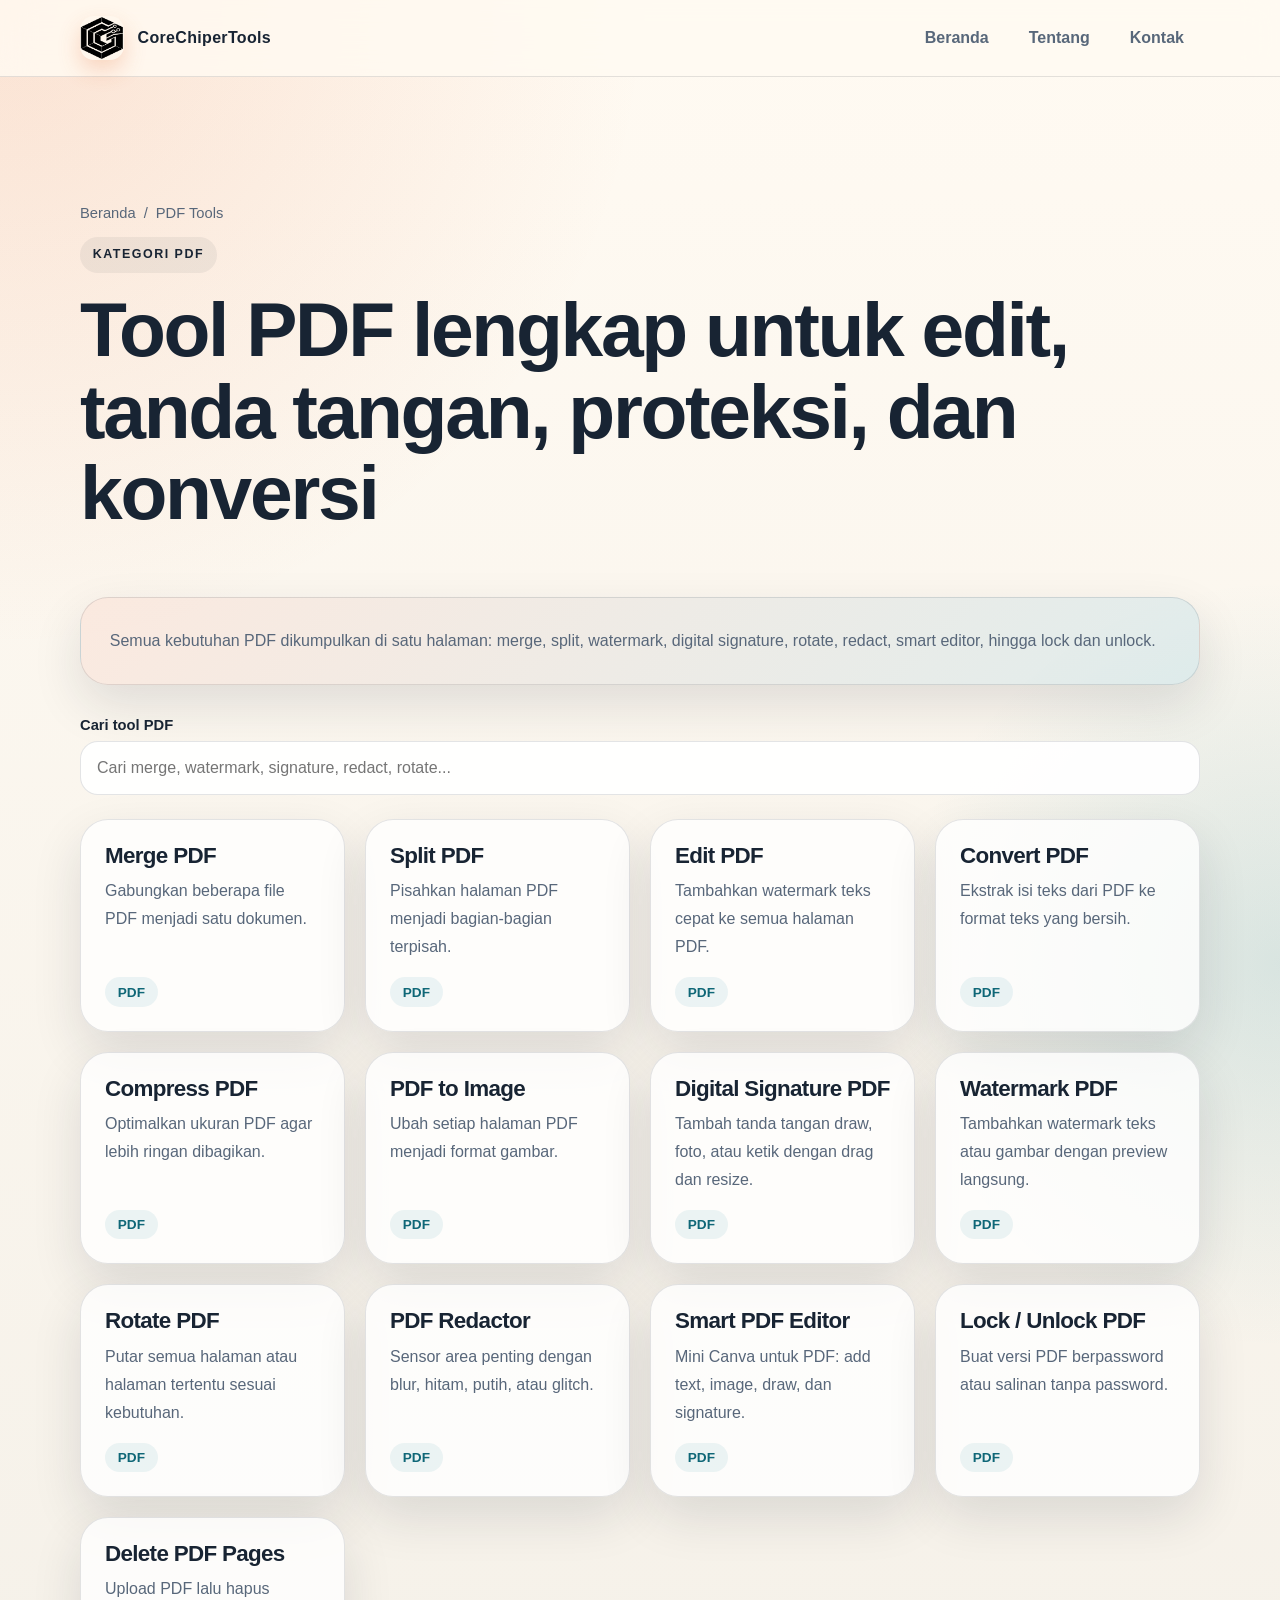
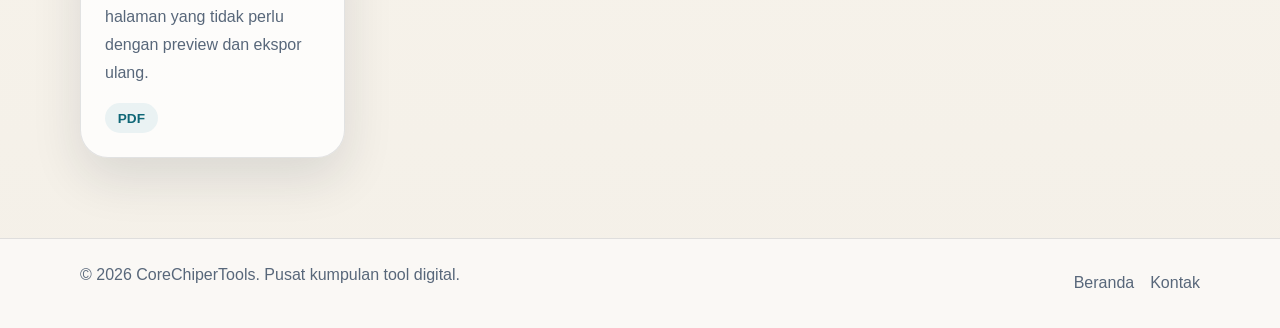
<file: pages/pdf.html>
<!DOCTYPE html>
<html lang="id">
<head>
  <meta charset="UTF-8">
  <meta name="viewport" content="width=device-width, initial-scale=1.0">
  <title>PDF Tools | CoreChiperTools</title>
  <link rel="stylesheet" href="../assets/css/style.css">
  <link rel="stylesheet" href="../assets/css/pdf.css">
</head>
<body>
  <header class="site-header">
    <div class="container nav-wrap">
      <a class="brand" href="../index.html"><img src="../assets/images/logo.png" alt="Logo CoreChiperTools"><span>CoreChiperTools</span></a>
      <button class="nav-toggle" type="button" aria-expanded="false" aria-label="Buka navigasi">Menu</button>
      <nav class="site-nav"><a href="../index.html">Beranda</a><a href="../about.html">Tentang</a><a href="../contact.html">Kontak</a></nav>
    </div>
  </header>
  <main class="section">
    <div class="container">
      <div class="page-header">
        <div class="breadcrumbs"><a href="../index.html">Beranda</a><span>/</span><span>PDF Tools</span></div>
        <p class="eyebrow">Kategori PDF</p>
        <h1>Tool PDF lengkap untuk edit, tanda tangan, proteksi, dan konversi</h1>
      </div>
      <div class="category-banner">
        <p>Semua kebutuhan PDF dikumpulkan di satu halaman: merge, split, watermark, digital signature, rotate, redact, smart editor, hingga lock dan unlock.</p>
      </div>
      <div class="category-search">
        <label class="search-shell">
          <span>Cari tool PDF</span>
          <input type="search" id="category-search-input" data-filter-target=".tool-card" placeholder="Cari merge, watermark, signature, redact, rotate...">
        </label>
      </div>
      <div class="tool-grid">
        <a class="tool-card" href="../tools/pdf/merge-pdf.html"><h3>Merge PDF</h3><p>Gabungkan beberapa file PDF menjadi satu dokumen.</p><span class="tool-meta">PDF</span></a>
        <a class="tool-card" href="../tools/pdf/split-pdf.html"><h3>Split PDF</h3><p>Pisahkan halaman PDF menjadi bagian-bagian terpisah.</p><span class="tool-meta">PDF</span></a>
        <a class="tool-card" href="../tools/pdf/edit-pdf.html"><h3>Edit PDF</h3><p>Tambahkan watermark teks cepat ke semua halaman PDF.</p><span class="tool-meta">PDF</span></a>
        <a class="tool-card" href="../tools/pdf/convert-pdf.html"><h3>Convert PDF</h3><p>Ekstrak isi teks dari PDF ke format teks yang bersih.</p><span class="tool-meta">PDF</span></a>
        <a class="tool-card" href="../tools/pdf/compress-pdf.html"><h3>Compress PDF</h3><p>Optimalkan ukuran PDF agar lebih ringan dibagikan.</p><span class="tool-meta">PDF</span></a>
        <a class="tool-card" href="../tools/pdf/pdf-to-image.html"><h3>PDF to Image</h3><p>Ubah setiap halaman PDF menjadi format gambar.</p><span class="tool-meta">PDF</span></a>
        <a class="tool-card" href="../tools/pdf/digital-signature-pdf.html"><h3>Digital Signature PDF</h3><p>Tambah tanda tangan draw, foto, atau ketik dengan drag dan resize.</p><span class="tool-meta">PDF</span></a>
        <a class="tool-card" href="../tools/pdf/watermark-pdf.html"><h3>Watermark PDF</h3><p>Tambahkan watermark teks atau gambar dengan preview langsung.</p><span class="tool-meta">PDF</span></a>
        <a class="tool-card" href="../tools/pdf/rotate-pdf.html"><h3>Rotate PDF</h3><p>Putar semua halaman atau halaman tertentu sesuai kebutuhan.</p><span class="tool-meta">PDF</span></a>
        <a class="tool-card" href="../tools/pdf/pdf-redactor.html"><h3>PDF Redactor</h3><p>Sensor area penting dengan blur, hitam, putih, atau glitch.</p><span class="tool-meta">PDF</span></a>
        <a class="tool-card" href="../tools/pdf/smart-pdf-editor.html"><h3>Smart PDF Editor</h3><p>Mini Canva untuk PDF: add text, image, draw, dan signature.</p><span class="tool-meta">PDF</span></a>
        <a class="tool-card" href="../tools/pdf/lock-pdf.html"><h3>Lock / Unlock PDF</h3><p>Buat versi PDF berpassword atau salinan tanpa password.</p><span class="tool-meta">PDF</span></a>
        <a class="tool-card" href="../tools/pdf/delete-pdf.html"><h3>Delete PDF Pages</h3><p>Upload PDF lalu hapus halaman yang tidak perlu dengan preview dan ekspor ulang.</p><span class="tool-meta">PDF</span></a>
      </div>
    </div>
  </main>
  <footer class="site-footer"><div class="container footer-wrap"><p>&copy; <span id="year"></span> CoreChiperTools. Pusat kumpulan tool digital.</p><div class="footer-links"><a href="../index.html">Beranda</a><a href="../contact.html">Kontak</a></div></div></footer>
  <script src="../assets/js/main.js"></script>
  <script src="../assets/js/pdf.js"></script>
</body>
</html>
</file>
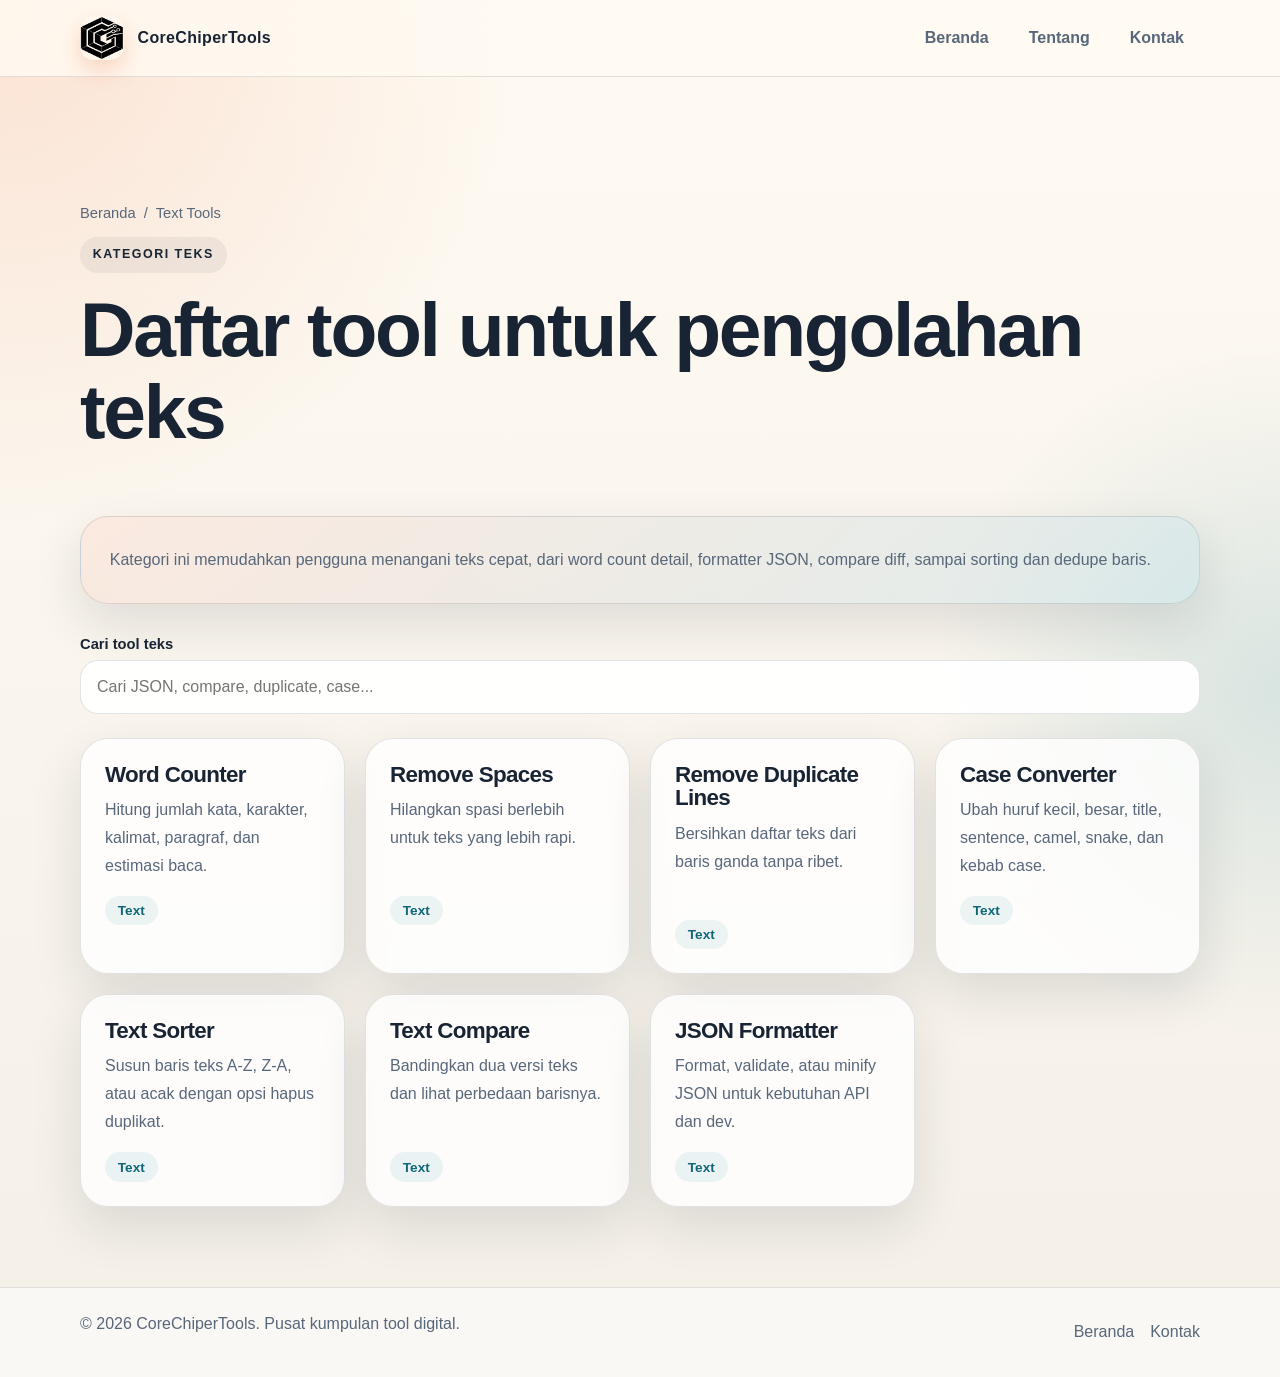
<file: pages/text.html>
<!DOCTYPE html>
<html lang="id">
<head>
  <meta charset="UTF-8">
  <meta name="viewport" content="width=device-width, initial-scale=1.0">
  <title>Text Tools | CoreChiperTools</title>
  <link rel="stylesheet" href="../assets/css/style.css">
  <link rel="stylesheet" href="../assets/css/pdf.css">
</head>
<body>
  <header class="site-header">
    <div class="container nav-wrap">
      <a class="brand" href="../index.html"><img src="../assets/images/logo.png" alt="Logo CoreChiperTools"><span>CoreChiperTools</span></a>
      <button class="nav-toggle" type="button" aria-expanded="false" aria-label="Buka navigasi">Menu</button>
      <nav class="site-nav"><a href="../index.html">Beranda</a><a href="../about.html">Tentang</a><a href="../contact.html">Kontak</a></nav>
    </div>
  </header>
  <main class="section"><div class="container"><div class="page-header"><div class="breadcrumbs"><a href="../index.html">Beranda</a><span>/</span><span>Text Tools</span></div><p class="eyebrow">Kategori Teks</p><h1>Daftar tool untuk pengolahan teks</h1></div><div class="category-banner"><p>Kategori ini memudahkan pengguna menangani teks cepat, dari word count detail, formatter JSON, compare diff, sampai sorting dan dedupe baris.</p></div><div class="category-search"><label class="search-shell"><span>Cari tool teks</span><input type="search" id="category-search-input" data-filter-target=".tool-card" placeholder="Cari JSON, compare, duplicate, case..."></label></div><div class="tool-grid"><a class="tool-card" href="../tools/text/word-counter.html"><h3>Word Counter</h3><p>Hitung jumlah kata, karakter, kalimat, paragraf, dan estimasi baca.</p><span class="tool-meta">Text</span></a><a class="tool-card" href="../tools/text/remove-spaces.html"><h3>Remove Spaces</h3><p>Hilangkan spasi berlebih untuk teks yang lebih rapi.</p><span class="tool-meta">Text</span></a><a class="tool-card" href="../tools/text/remove-duplicate-lines.html"><h3>Remove Duplicate Lines</h3><p>Bersihkan daftar teks dari baris ganda tanpa ribet.</p><span class="tool-meta">Text</span></a><a class="tool-card" href="../tools/text/case-converter.html"><h3>Case Converter</h3><p>Ubah huruf kecil, besar, title, sentence, camel, snake, dan kebab case.</p><span class="tool-meta">Text</span></a><a class="tool-card" href="../tools/text/text-sorter.html"><h3>Text Sorter</h3><p>Susun baris teks A-Z, Z-A, atau acak dengan opsi hapus duplikat.</p><span class="tool-meta">Text</span></a><a class="tool-card" href="../tools/text/text-compare.html"><h3>Text Compare</h3><p>Bandingkan dua versi teks dan lihat perbedaan barisnya.</p><span class="tool-meta">Text</span></a><a class="tool-card" href="../tools/text/json-formatter.html"><h3>JSON Formatter</h3><p>Format, validate, atau minify JSON untuk kebutuhan API dan dev.</p><span class="tool-meta">Text</span></a></div></div></main>
  <footer class="site-footer"><div class="container footer-wrap"><p>&copy; <span id="year"></span> CoreChiperTools. Pusat kumpulan tool digital.</p><div class="footer-links"><a href="../index.html">Beranda</a><a href="../contact.html">Kontak</a></div></div></footer>
  <script src="../assets/js/main.js"></script><script src="../assets/js/pdf.js"></script>
</body>
</html>
</file>
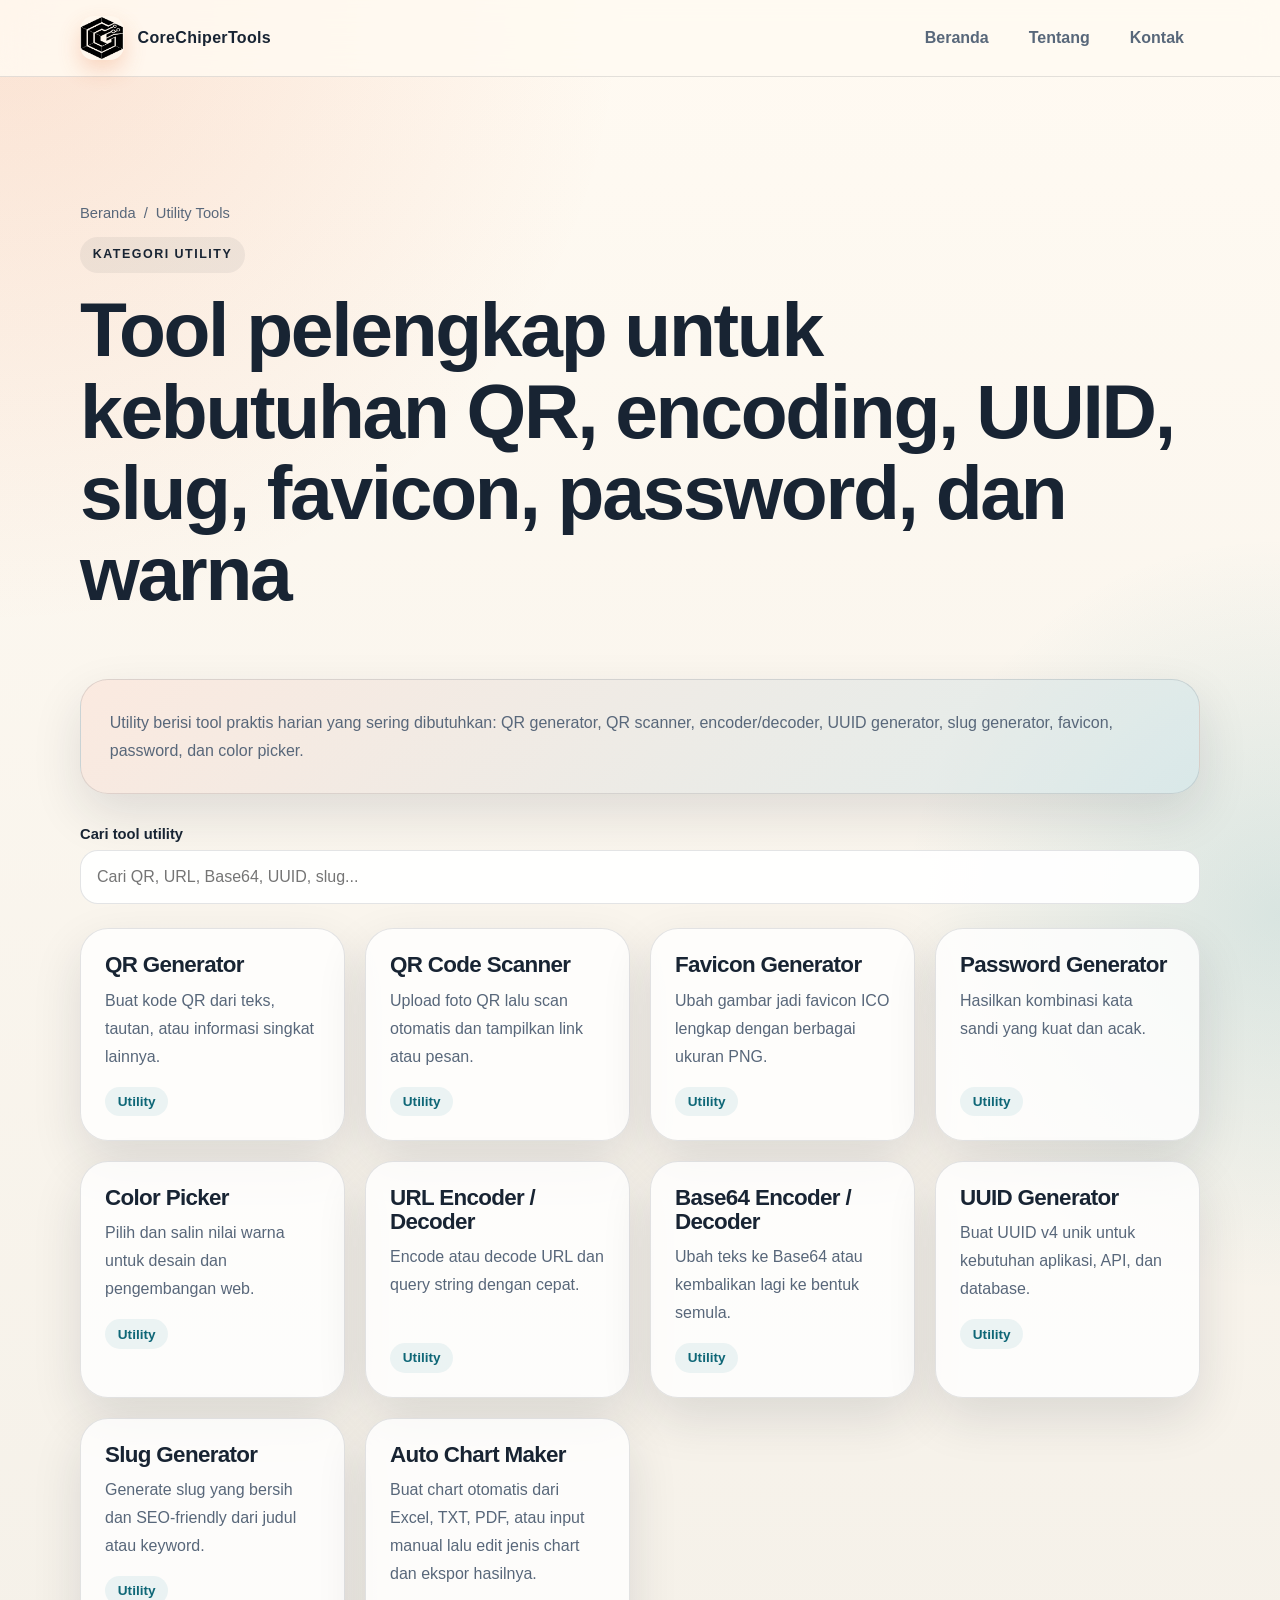
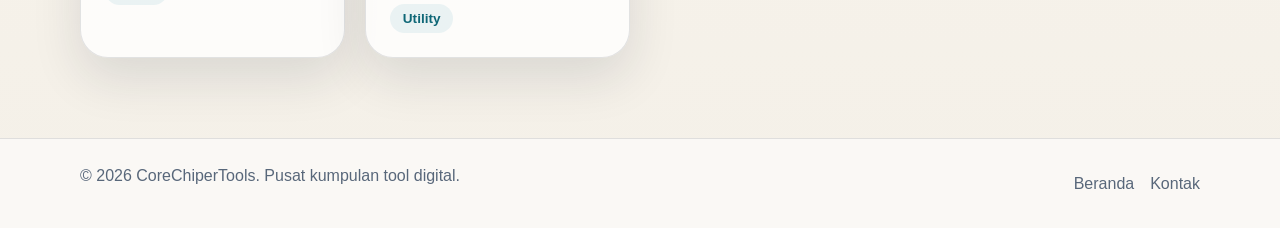
<file: pages/utility.html>
<!DOCTYPE html>
<html lang="id">
<head>
  <meta charset="UTF-8">
  <meta name="viewport" content="width=device-width, initial-scale=1.0">
  <title>Utility Tools | CoreChiperTools</title>
  <link rel="stylesheet" href="../assets/css/style.css">
  <link rel="stylesheet" href="../assets/css/pdf.css">
</head>
<body>
  <header class="site-header">
    <div class="container nav-wrap">
      <a class="brand" href="../index.html"><img src="../assets/images/logo.png" alt="Logo CoreChiperTools"><span>CoreChiperTools</span></a>
      <button class="nav-toggle" type="button" aria-expanded="false" aria-label="Buka navigasi">Menu</button>
      <nav class="site-nav"><a href="../index.html">Beranda</a><a href="../about.html">Tentang</a><a href="../contact.html">Kontak</a></nav>
    </div>
  </header>
  <main class="section">
    <div class="container">
      <div class="page-header">
        <div class="breadcrumbs"><a href="../index.html">Beranda</a><span>/</span><span>Utility Tools</span></div>
        <p class="eyebrow">Kategori Utility</p>
        <h1>Tool pelengkap untuk kebutuhan QR, encoding, UUID, slug, favicon, password, dan warna</h1>
      </div>
      <div class="category-banner">
        <p>Utility berisi tool praktis harian yang sering dibutuhkan: QR generator, QR scanner, encoder/decoder, UUID generator, slug generator, favicon, password, dan color picker.</p>
      </div>
      <div class="category-search">
        <label class="search-shell">
          <span>Cari tool utility</span>
          <input type="search" id="category-search-input" data-filter-target=".tool-card" placeholder="Cari QR, URL, Base64, UUID, slug...">
        </label>
      </div>
      <div class="tool-grid">
        <a class="tool-card" href="../tools/utility/qr-generator.html"><h3>QR Generator</h3><p>Buat kode QR dari teks, tautan, atau informasi singkat lainnya.</p><span class="tool-meta">Utility</span></a>
        <a class="tool-card" href="../tools/utility/qr-scanner.html"><h3>QR Code Scanner</h3><p>Upload foto QR lalu scan otomatis dan tampilkan link atau pesan.</p><span class="tool-meta">Utility</span></a>
        <a class="tool-card" href="../tools/utility/favicon-generator.html"><h3>Favicon Generator</h3><p>Ubah gambar jadi favicon ICO lengkap dengan berbagai ukuran PNG.</p><span class="tool-meta">Utility</span></a>
        <a class="tool-card" href="../tools/utility/password-generator.html"><h3>Password Generator</h3><p>Hasilkan kombinasi kata sandi yang kuat dan acak.</p><span class="tool-meta">Utility</span></a>
        <a class="tool-card" href="../tools/utility/color-picker.html"><h3>Color Picker</h3><p>Pilih dan salin nilai warna untuk desain dan pengembangan web.</p><span class="tool-meta">Utility</span></a>
        <a class="tool-card" href="../tools/utility/url-encoder-decoder.html"><h3>URL Encoder / Decoder</h3><p>Encode atau decode URL dan query string dengan cepat.</p><span class="tool-meta">Utility</span></a>
        <a class="tool-card" href="../tools/utility/base64-encoder-decoder.html"><h3>Base64 Encoder / Decoder</h3><p>Ubah teks ke Base64 atau kembalikan lagi ke bentuk semula.</p><span class="tool-meta">Utility</span></a>
        <a class="tool-card" href="../tools/utility/uuid-generator.html"><h3>UUID Generator</h3><p>Buat UUID v4 unik untuk kebutuhan aplikasi, API, dan database.</p><span class="tool-meta">Utility</span></a>
        <a class="tool-card" href="../tools/utility/slug-generator.html"><h3>Slug Generator</h3><p>Generate slug yang bersih dan SEO-friendly dari judul atau keyword.</p><span class="tool-meta">Utility</span></a>
        <a class="tool-card" href="../tools/utility/auto-chart-maker.html"><h3>Auto Chart Maker</h3><p>Buat chart otomatis dari Excel, TXT, PDF, atau input manual lalu edit jenis chart dan ekspor hasilnya.</p><span class="tool-meta">Utility</span></a>
      </div>
    </div>
  </main>
  <footer class="site-footer"><div class="container footer-wrap"><p>&copy; <span id="year"></span> CoreChiperTools. Pusat kumpulan tool digital.</p><div class="footer-links"><a href="../index.html">Beranda</a><a href="../contact.html">Kontak</a></div></div></footer>
  <script src="../assets/js/main.js"></script>
  <script src="../assets/js/pdf.js"></script>
</body>
</html>
</file>
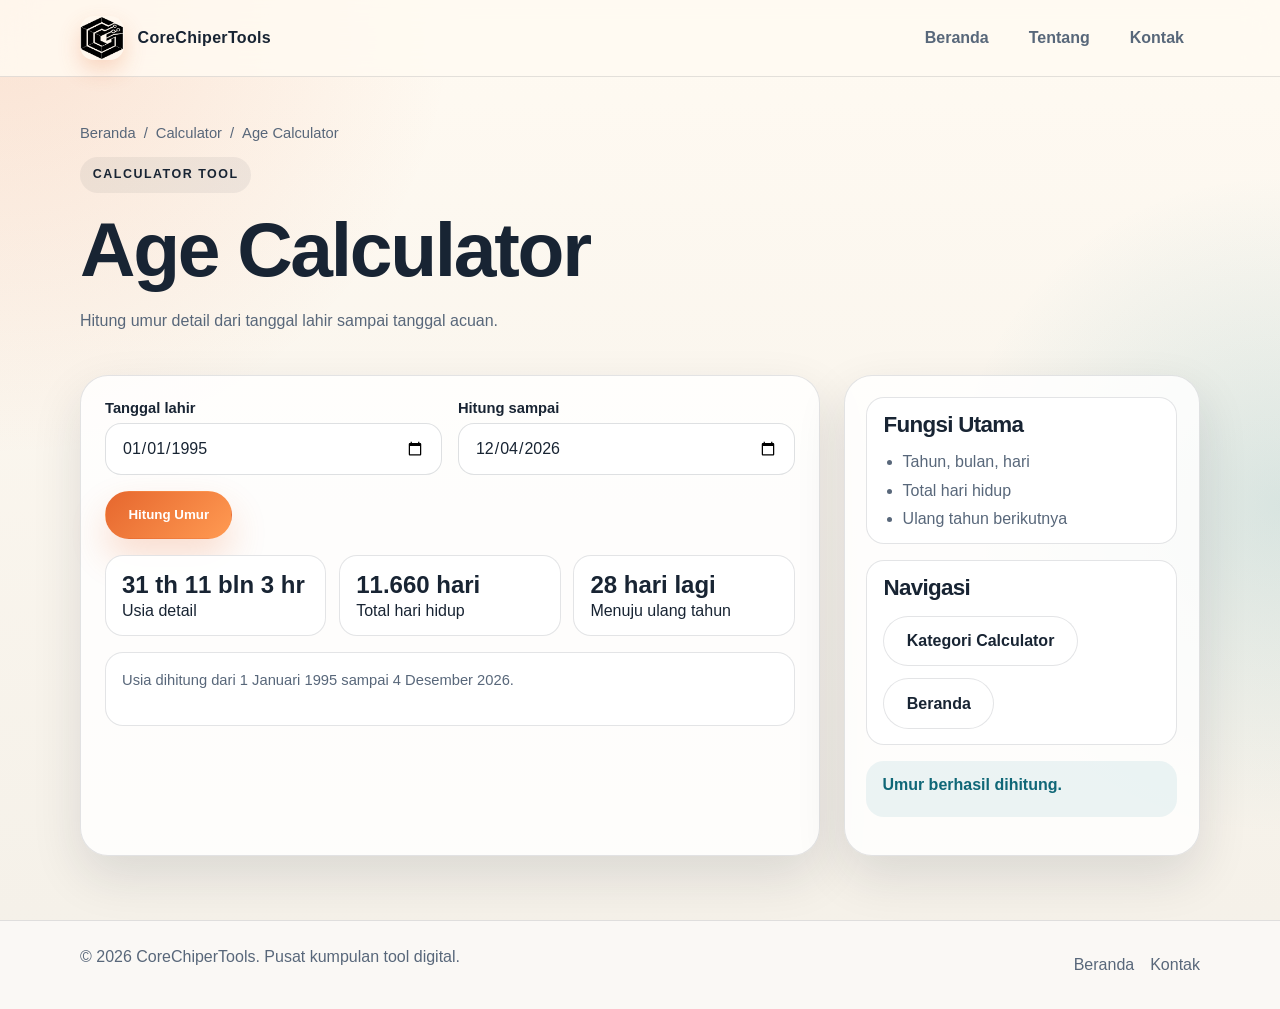
<file: tools/calculator/age-calculator.html>
<!DOCTYPE html>
<html lang="id">
<head>
  <meta charset="UTF-8">
  <meta name="viewport" content="width=device-width, initial-scale=1.0">
  <title>CoreChiperTools</title>
  <link rel="stylesheet" href="../../assets/css/style.css">
  <link rel="stylesheet" href="../../assets/css/tools.css">
</head>
<body>
  <header class="site-header">
    <div class="container nav-wrap">
      <a class="brand" href="../../index.html">
        <img src="../../assets/images/logo.png" alt="Logo CoreChiperTools">
        <span>CoreChiperTools</span>
      </a>
      <button class="nav-toggle" type="button" aria-expanded="false" aria-label="Buka navigasi">Menu</button>
      <nav class="site-nav">
        <a href="../../index.html">Beranda</a>
        <a href="../../about.html">Tentang</a>
        <a href="../../contact.html">Kontak</a>
      </nav>
    </div>
  </header>

  <main class="container">
    <div id="tool-app"></div>
  </main>

  <footer class="site-footer">
    <div class="container footer-wrap">
      <p>&copy; <span id="year"></span> CoreChiperTools. Pusat kumpulan tool digital.</p>
      <div class="footer-links">
        <a href="../../index.html">Beranda</a>
        <a href="../../contact.html">Kontak</a>
      </div>
    </div>
  </footer>

  <script src="../../assets/js/main.js"></script>
  <script src="../../assets/js/toolkit-runner.js"></script>
</body>
</html>
</file>
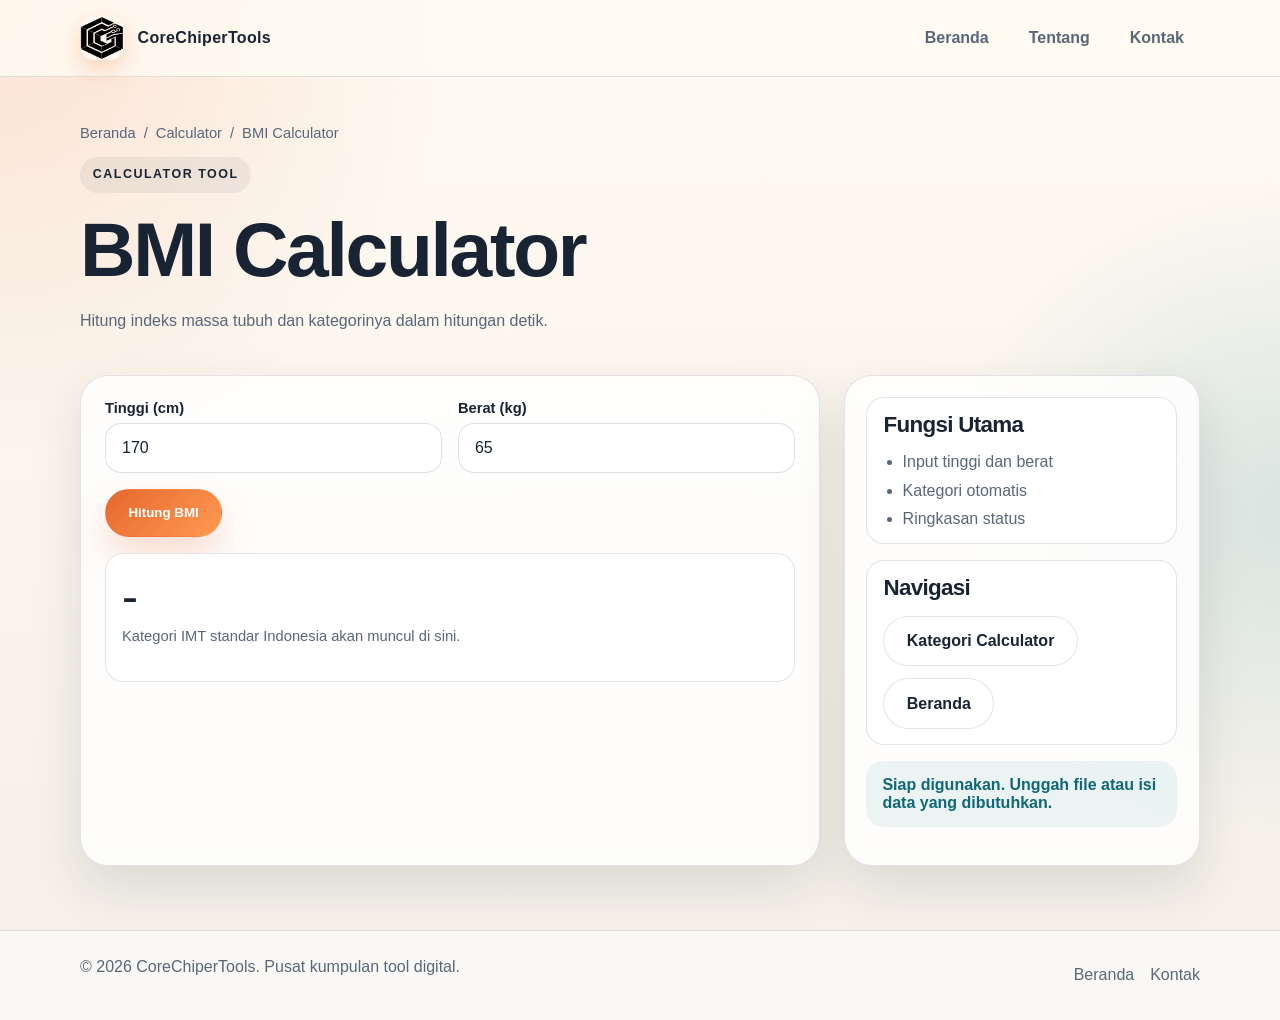
<file: tools/calculator/bmi.html>
<!DOCTYPE html>
<html lang="id">
<head>
  <meta charset="UTF-8">
  <meta name="viewport" content="width=device-width, initial-scale=1.0">
  <title>CoreChiperTools</title>
  <link rel="stylesheet" href="../../assets/css/style.css">
  <link rel="stylesheet" href="../../assets/css/tools.css">
</head>
<body>
  <header class="site-header">
    <div class="container nav-wrap">
      <a class="brand" href="../../index.html">
        <img src="../../assets/images/logo.png" alt="Logo CoreChiperTools">
        <span>CoreChiperTools</span>
      </a>
      <button class="nav-toggle" type="button" aria-expanded="false" aria-label="Buka navigasi">Menu</button>
      <nav class="site-nav">
        <a href="../../index.html">Beranda</a>
        <a href="../../about.html">Tentang</a>
        <a href="../../contact.html">Kontak</a>
      </nav>
    </div>
  </header>

  <main class="container">
    <div id="tool-app"></div>
  </main>

  <footer class="site-footer">
    <div class="container footer-wrap">
      <p>&copy; <span id="year"></span> CoreChiperTools. Pusat kumpulan tool digital.</p>
      <div class="footer-links">
        <a href="../../index.html">Beranda</a>
        <a href="../../contact.html">Kontak</a>
      </div>
    </div>
  </footer>

  <script src="../../assets/js/main.js"></script>
  <script src="../../assets/js/toolkit-runner.js"></script>
</body>
</html>
</file>
<file: assets/css/style.css>
:root {
  --bg: #f4f0e8;
  --surface: rgba(255, 255, 255, 0.78);
  --surface-strong: #ffffff;
  --line: rgba(25, 38, 52, 0.12);
  --text: #182433;
  --muted: #58677a;
  --accent: #e6672e;
  --accent-dark: #c34b12;
  --accent-soft: #fff2dd;
  --shadow: 0 20px 50px rgba(24, 36, 51, 0.12);
  --radius-lg: 28px;
  --radius-md: 18px;
  --radius-sm: 12px;
  --container: 1120px;
  --font-display: "Aptos Display", "Segoe UI Variable Display", "Trebuchet MS", sans-serif;
  --font-body: "Aptos", "Segoe UI", sans-serif;
}

* { box-sizing: border-box; }
html { scroll-behavior: smooth; }

body {
  margin: 0;
  font-family: var(--font-body);
  color: var(--text);
  background:
    radial-gradient(circle at top left, rgba(230, 103, 46, 0.16), transparent 28%),
    radial-gradient(circle at right, rgba(17, 128, 148, 0.14), transparent 24%),
    linear-gradient(180deg, #fffaf2 0%, #f4f0e8 100%);
  overflow-x: hidden;
}

img { max-width: 100%; display: block; }
a { color: inherit; text-decoration: none; }

.container { width: min(100% - 2rem, var(--container)); margin: 0 auto; }
.narrow { max-width: 760px; }
.section { padding: 5rem 0; }

.site-header {
  position: sticky;
  top: 0;
  z-index: 20;
  backdrop-filter: blur(16px);
  background: rgba(255, 250, 242, 0.82);
  border-bottom: 1px solid var(--line);
}

.nav-wrap {
  display: flex;
  align-items: center;
  justify-content: space-between;
  gap: 1rem;
  padding: 1rem 0;
}

.brand {
  display: inline-flex;
  align-items: center;
  gap: 0.85rem;
  font-family: var(--font-display);
  font-weight: 700;
  letter-spacing: 0.02em;
}

.brand img {
  width: 44px;
  height: 44px;
  border-radius: 14px;
  box-shadow: 0 10px 22px rgba(230, 103, 46, 0.24);
}

.site-nav { display: flex; gap: 0.5rem; }
.site-nav a, .button { transition: 180ms ease; }

.site-nav a {
  padding: 0.8rem 1rem;
  border-radius: 999px;
  color: var(--muted);
  font-weight: 600;
}

.site-nav a:hover,
.site-nav a.active {
  background: var(--accent-soft);
  color: var(--accent-dark);
}

.nav-toggle {
  display: none;
  border: 0;
  background: var(--accent-soft);
  color: var(--accent-dark);
  font: inherit;
  font-weight: 700;
  padding: 0.75rem 1rem;
  border-radius: 999px;
}

h1, h2, h3 {
  font-family: var(--font-display);
  line-height: 1.06;
  letter-spacing: -0.03em;
  margin: 0 0 1rem;
}

h1 { font-size: clamp(2.6rem, 6vw, 4.8rem); }
h2 { font-size: clamp(2rem, 4vw, 3.2rem); }
h3 { font-size: 1.4rem; }

p {
  margin: 0 0 1rem;
  color: var(--muted);
  line-height: 1.75;
}

.eyebrow {
  display: inline-flex;
  padding: 0.45rem 0.8rem;
  border-radius: 999px;
  background: rgba(24, 36, 51, 0.06);
  color: var(--text);
  text-transform: uppercase;
  letter-spacing: 0.12em;
  font-size: 0.78rem;
  font-weight: 700;
}

.button {
  display: inline-flex;
  align-items: center;
  justify-content: center;
  gap: 0.5rem;
  padding: 0.95rem 1.4rem;
  border-radius: 999px;
  font-weight: 700;
  border: 1px solid transparent;
}

.button:hover { transform: translateY(-2px); }
.button-primary { background: linear-gradient(135deg, var(--accent) 0%, #ff9a52 100%); color: #fff; box-shadow: 0 18px 36px rgba(230, 103, 46, 0.22); }
.button-secondary { background: var(--surface); border-color: var(--line); }

.section-heading,
.footer-wrap,
.two-column,
.tool-hero,
.tool-content,
.breadcrumbs,
.page-header { animation: rise 600ms ease both; }

.card-grid,
.tool-grid { display: grid; gap: 1.25rem; }
.card-grid { grid-template-columns: repeat(auto-fit, minmax(240px, 1fr)); }

.icon-grid {
  display: grid;
  grid-template-columns: repeat(auto-fit, minmax(150px, 1fr));
  gap: 1.25rem;
}

.icon-tile {
  display: grid;
  gap: 0.9rem;
  justify-items: center;
  text-align: center;
  min-width: 0;
}

.feature-card,
.tool-card,
.info-card,
.panel-card {
  background: var(--surface);
  border: 1px solid var(--line);
  border-radius: var(--radius-lg);
  padding: 1.5rem;
  box-shadow: var(--shadow);
}

.global-search-card,
.category-search {
  margin-bottom: 1.5rem;
}

.global-search-card {
  background: var(--surface);
  border: 1px solid var(--line);
  border-radius: var(--radius-lg);
  padding: 1.5rem;
  box-shadow: var(--shadow);
}

.search-shell {
  display: grid;
  gap: 0.5rem;
}

.search-shell span {
  font-size: 0.92rem;
  font-weight: 700;
  color: var(--text);
}

.search-shell input {
  width: 100%;
  min-height: 54px;
  border-radius: 18px;
  border: 1px solid rgba(24, 36, 51, 0.12);
  background: rgba(255,255,255,0.92);
  padding: 0.95rem 1rem;
  font: inherit;
  color: var(--text);
}

.search-shell input:focus {
  outline: none;
  border-color: rgba(230, 103, 46, 0.5);
  box-shadow: 0 0 0 4px rgba(230, 103, 46, 0.12);
}

.search-results {
  display: grid;
  gap: 0.8rem;
  margin-top: 1rem;
}

.search-result-item {
  display: flex;
  align-items: center;
  justify-content: space-between;
  gap: 1rem;
  padding: 1rem 1.1rem;
  border-radius: 18px;
  border: 1px solid rgba(24, 36, 51, 0.1);
  background: rgba(255,255,255,0.92);
}

.search-result-item strong {
  color: var(--text);
}

.search-result-item span {
  color: var(--accent-dark);
  font-size: 0.88rem;
  font-weight: 700;
}

.feature-card:hover,
.tool-card:hover {
  transform: translateY(-4px);
  border-color: rgba(230, 103, 46, 0.3);
}

.about-shell,
.contact-hero,
.contact-grid {
  display: grid;
  gap: 1.5rem;
}

.about-shell {
  grid-template-columns: minmax(0, 1.2fr) minmax(280px, 0.8fr);
  align-items: start;
}

.about-copy,
.owner-card,
.contact-status-card,
.contact-note {
  animation: rise 600ms ease both;
}

.about-highlights {
  display: grid;
  grid-template-columns: repeat(2, minmax(0, 1fr));
  gap: 1rem;
  margin: 2rem 0;
}

.owner-card {
  background: linear-gradient(180deg, rgba(255, 255, 255, 0.94), rgba(255, 242, 221, 0.92));
  border: 1px solid var(--line);
  border-radius: var(--radius-lg);
  box-shadow: var(--shadow);
  padding: 1.5rem;
  width: min(100%, 420px);
  justify-self: end;
}

.owner-photo-wrap {
  width: min(100%, 340px);
  aspect-ratio: 1 / 1;
  overflow: hidden;
  border-radius: 24px;
  background: linear-gradient(135deg, rgba(230, 103, 46, 0.12), rgba(17, 128, 148, 0.14));
  border: 1px solid rgba(24, 36, 51, 0.1);
  margin: 0 auto 1.2rem;
}

.owner-photo {
  width: 100%;
  height: 100%;
  object-fit: cover;
  object-position: center top;
}

.owner-label,
.contact-card-label,
.contact-status-label {
  margin-bottom: 0.5rem;
  font-size: 0.82rem;
  font-weight: 800;
  letter-spacing: 0.12em;
  text-transform: uppercase;
  color: var(--accent-dark);
}

.owner-meta {
  display: flex;
  flex-wrap: wrap;
  gap: 0.65rem;
  margin-top: 1.2rem;
}

.owner-meta span {
  display: inline-flex;
  align-items: center;
  min-height: 38px;
  padding: 0.55rem 0.9rem;
  border-radius: 999px;
  background: rgba(255, 255, 255, 0.78);
  border: 1px solid rgba(24, 36, 51, 0.08);
  color: var(--text);
  font-size: 0.88rem;
  font-weight: 700;
}

.contact-hero {
  grid-template-columns: minmax(0, 1.3fr) minmax(260px, 0.7fr);
  align-items: stretch;
  margin-bottom: 1.8rem;
}

.contact-status-card {
  display: grid;
  align-content: start;
  gap: 0.6rem;
  padding: 1.5rem;
  border-radius: var(--radius-lg);
  border: 1px solid var(--line);
  background: linear-gradient(145deg, rgba(255, 255, 255, 0.92), rgba(255, 242, 221, 0.88));
  box-shadow: var(--shadow);
}

.contact-status-card strong {
  font-family: var(--font-display);
  font-size: 1.5rem;
  line-height: 1.15;
}

.contact-status-card span {
  color: var(--muted);
  font-weight: 600;
}

.contact-grid {
  grid-template-columns: repeat(3, minmax(0, 1fr));
}

.contact-card {
  display: flex;
  flex-direction: column;
  align-items: flex-start;
  gap: 0.5rem;
}

.contact-card h2 {
  font-size: clamp(1.4rem, 2.8vw, 2rem);
  margin-bottom: 0.2rem;
}

.contact-card .button {
  margin-top: auto;
}

.contact-note {
  margin-top: 1.5rem;
  padding: 1.1rem 1.2rem;
  border-radius: var(--radius-md);
  background: rgba(255, 255, 255, 0.78);
  border: 1px solid rgba(24, 36, 51, 0.08);
 }

.icon-card {
  aspect-ratio: 1 / 1;
  display: grid;
  place-items: center;
  background: rgba(255, 255, 255, 0.8);
  border: 1px solid var(--line);
  border-radius: calc(var(--radius-lg) + 6px);
  box-shadow: var(--shadow);
  position: relative;
  overflow: hidden;
  transition: transform 180ms ease, border-color 180ms ease, box-shadow 180ms ease;
  width: 100%;
}

.icon-card::before {
  content: "";
  position: absolute;
  inset: 10%;
  border-radius: 28px;
  background: linear-gradient(145deg, rgba(255, 255, 255, 0.9), rgba(255, 255, 255, 0.42));
  border: 1px solid rgba(255, 255, 255, 0.8);
}

.icon-card:hover {
  transform: translateY(-6px) scale(1.01);
  border-color: rgba(230, 103, 46, 0.24);
  box-shadow: 0 24px 54px rgba(24, 36, 51, 0.16);
}

.icon-label {
  font-family: var(--font-display);
  font-size: 1rem;
  font-weight: 800;
  letter-spacing: 0.02em;
  color: var(--text);
  line-height: 1.2;
}

.icon-shape {
  width: 84px;
  height: 84px;
  border-radius: 28px;
  display: grid;
  place-items: center;
  position: relative;
  z-index: 1;
}

.icon-shape svg {
  width: 56px;
  height: 56px;
}

.icon-card.pdf { color: #d3541e; }
.icon-card.pdf .icon-shape { background: linear-gradient(135deg, rgba(211, 84, 30, 0.18), rgba(255, 189, 120, 0.28)); }
.icon-card.image { color: #0f7f93; }
.icon-card.image .icon-shape { background: linear-gradient(135deg, rgba(15, 127, 147, 0.18), rgba(116, 213, 224, 0.24)); }
.icon-card.text { color: #274c9c; }
.icon-card.text .icon-shape { background: linear-gradient(135deg, rgba(39, 76, 156, 0.16), rgba(132, 169, 255, 0.24)); }
.icon-card.converter { color: #8a4ddb; }
.icon-card.converter .icon-shape { background: linear-gradient(135deg, rgba(138, 77, 219, 0.16), rgba(210, 184, 255, 0.26)); }
.icon-card.calculator { color: #117b4d; }
.icon-card.calculator .icon-shape { background: linear-gradient(135deg, rgba(17, 123, 77, 0.16), rgba(141, 225, 167, 0.24)); }
.icon-card.utility { color: #93520a; }
.icon-card.utility .icon-shape { background: linear-gradient(135deg, rgba(147, 82, 10, 0.16), rgba(255, 210, 126, 0.24)); }

.card-tag {
  display: inline-block;
  margin-bottom: 0.85rem;
  color: var(--accent-dark);
  font-size: 0.85rem;
  font-weight: 800;
  text-transform: uppercase;
  letter-spacing: 0.1em;
}

.page-header,
.tool-hero { padding: 3rem 0 1.5rem; }

.breadcrumbs {
  display: flex;
  gap: 0.5rem;
  font-size: 0.92rem;
  color: var(--muted);
  margin-bottom: 1rem;
  flex-wrap: wrap;
}

.tool-grid { grid-template-columns: repeat(auto-fit, minmax(220px, 1fr)); }
.tool-card h3 { margin-bottom: 0.6rem; }
.tool-card p { min-height: 84px; }

.tool-meta {
  display: inline-flex;
  padding: 0.45rem 0.8rem;
  border-radius: 999px;
  background: rgba(17, 128, 148, 0.08);
  color: #0f6777;
  font-size: 0.85rem;
  font-weight: 700;
}

.tool-content {
  display: grid;
  gap: 1.5rem;
  grid-template-columns: 1.2fr 0.8fr;
  padding-bottom: 4rem;
}

.placeholder-box {
  min-height: 250px;
  border: 1px dashed rgba(24, 36, 51, 0.18);
  border-radius: var(--radius-lg);
  background: linear-gradient(180deg, rgba(255, 255, 255, 0.75), rgba(255, 247, 238, 0.9));
  display: grid;
  place-items: center;
  text-align: center;
  padding: 2rem;
}

.hidden {
  display: none !important;
}

.placeholder-box strong {
  display: block;
  margin-bottom: 0.5rem;
  color: var(--text);
}

.tool-sidebar ul { margin: 0; padding-left: 1.2rem; color: var(--muted); }
.tool-sidebar li + li { margin-top: 0.8rem; }

.site-footer {
  border-top: 1px solid var(--line);
  background: rgba(255, 255, 255, 0.56);
}

.footer-wrap {
  display: flex;
  justify-content: space-between;
  align-items: center;
  gap: 1rem;
  padding: 1.4rem 0;
}

.footer-links { display: flex; gap: 1rem; color: var(--muted); }

@keyframes rise {
  from { opacity: 0; transform: translateY(18px); }
  to { opacity: 1; transform: translateY(0); }
}

@media (max-width: 860px) {
  .nav-toggle { display: inline-flex; }

  .nav-wrap {
    position: relative;
    padding: 0.85rem 0;
  }

  .site-nav {
    position: absolute;
    left: 1rem;
    right: 1rem;
    top: calc(100% + 0.5rem);
    display: none;
    flex-direction: column;
    padding: 0.75rem;
    background: rgba(255, 250, 242, 0.96);
    border: 1px solid var(--line);
    border-radius: 22px;
    box-shadow: var(--shadow);
  }

  .site-nav.open { display: flex; }
  .site-nav a {
    width: 100%;
    text-align: center;
  }
  .tool-content, .footer-wrap, .two-column, .about-shell, .contact-hero, .contact-grid { grid-template-columns: 1fr; flex-direction: column; align-items: flex-start; }

  .owner-card {
    width: min(100%, 420px);
    justify-self: center;
  }
}

@media (max-width: 640px) {
  .container {
    width: min(100% - 1.2rem, var(--container));
  }

  .section {
    padding: 3.25rem 0;
  }

  .site-header {
    backdrop-filter: blur(12px);
  }

  .brand {
    gap: 0.65rem;
    min-width: 0;
    font-size: 0.98rem;
  }

  .brand img {
    width: 40px;
    height: 40px;
    border-radius: 12px;
  }

  .nav-toggle {
    padding: 0.7rem 0.9rem;
    font-size: 0.95rem;
  }

  h1 {
    font-size: clamp(2.15rem, 9vw, 2.8rem);
    line-height: 1.02;
  }

  h2 {
    font-size: clamp(1.7rem, 7vw, 2.2rem);
  }

  h3 {
    font-size: 1.2rem;
  }

  p {
    font-size: 0.98rem;
    line-height: 1.65;
  }

  .eyebrow {
    font-size: 0.7rem;
    letter-spacing: 0.11em;
    padding: 0.4rem 0.7rem;
  }

  .button {
    width: 100%;
    padding: 1rem 1.1rem;
    min-height: 50px;
  }

  .icon-grid {
    grid-template-columns: repeat(2, minmax(0, 1fr));
    gap: 1rem 0.85rem;
  }

  .icon-tile {
    gap: 0.65rem;
  }

  .icon-card {
    border-radius: 24px;
  }

  .icon-card::before {
    inset: 11%;
    border-radius: 22px;
  }

  .icon-shape {
    width: 68px;
    height: 68px;
    border-radius: 22px;
  }

  .icon-shape svg {
    width: 44px;
    height: 44px;
  }

  .icon-label {
    font-size: 0.9rem;
  }

  .feature-card,
  .tool-card,
  .info-card,
  .panel-card {
    padding: 1.2rem;
    border-radius: 22px;
  }

  .page-header,
  .tool-hero {
    padding: 2rem 0 1rem;
  }

  .breadcrumbs {
    gap: 0.35rem;
    font-size: 0.82rem;
    margin-bottom: 0.8rem;
  }

  .footer-wrap {
    padding: 1.2rem 0;
  }

  .footer-links {
    width: 100%;
    flex-wrap: wrap;
    gap: 0.75rem;
  }

  .search-result-item {
    flex-direction: column;
    align-items: flex-start;
  }

  .about-highlights {
    grid-template-columns: 1fr;
    margin: 1.5rem 0;
  }

  .owner-card,
  .contact-status-card,
  .contact-note {
    padding: 1.2rem;
    border-radius: 22px;
  }

  .owner-photo-wrap {
    border-radius: 20px;
  }
}

@media (max-width: 420px) {
  .container {
    width: min(100% - 1rem, var(--container));
  }

  .icon-grid {
    gap: 0.85rem 0.7rem;
  }

  .icon-shape {
    width: 60px;
    height: 60px;
  }

  .icon-shape svg {
    width: 40px;
    height: 40px;
  }

  .icon-label {
    font-size: 0.84rem;
  }
}
</file>
<file: assets/css/index.css>
.hero { padding: 5.5rem 0 4rem; }

.hero-grid {
  display: grid;
  grid-template-columns: 1.2fr 0.8fr;
  gap: 2rem;
  align-items: center;
}

.hero-copy { max-width: 62ch; font-size: 1.08rem; }
.hero-actions { display: flex; flex-wrap: wrap; gap: 1rem; margin-top: 1.75rem; }
.hero-panel { position: relative; }

.panel-card {
  background:
    linear-gradient(145deg, rgba(255, 255, 255, 0.92), rgba(255, 242, 221, 0.88)),
    linear-gradient(180deg, rgba(230, 103, 46, 0.1), transparent);
}

.stat-list {
  list-style: none;
  margin: 0;
  padding: 0;
  display: grid;
  gap: 1rem;
}

.stat-list li {
  display: flex;
  align-items: center;
  justify-content: space-between;
  gap: 1rem;
  padding: 1rem 1.1rem;
  border-radius: var(--radius-md);
  background: rgba(255, 255, 255, 0.82);
  border: 1px solid rgba(24, 36, 51, 0.08);
}

.stat-list strong {
  font-family: var(--font-display);
  font-size: 1.8rem;
}

.muted-section {
  background: rgba(255, 255, 255, 0.44);
  border-top: 1px solid var(--line);
  border-bottom: 1px solid var(--line);
}

.two-column {
  display: grid;
  grid-template-columns: 1fr 1fr;
  gap: 2rem;
  align-items: center;
}

@media (max-width: 860px) {
  .hero-grid,
  .two-column { grid-template-columns: 1fr; }

  .hero {
    padding: 4.5rem 0 3rem;
  }

  .hero-panel {
    order: -1;
  }
}

@media (max-width: 640px) {
  .hero {
    padding: 3.5rem 0 2.6rem;
  }

  .hero-grid {
    gap: 1.25rem;
  }

  .hero-copy {
    font-size: 1rem;
  }

  .hero-actions {
    gap: 0.75rem;
    margin-top: 1.25rem;
  }

  .panel-card {
    padding: 1.15rem;
    border-radius: 22px;
  }

  .stat-list {
    gap: 0.75rem;
  }

  .stat-list li {
    padding: 0.85rem 0.95rem;
    border-radius: 16px;
  }

  .stat-list strong {
    font-size: 1.45rem;
  }
}
</file>
<file: assets/css/pdf.css>
.category-banner {
  background:
    linear-gradient(135deg, rgba(230, 103, 46, 0.12), rgba(17, 128, 148, 0.12)),
    rgba(255, 255, 255, 0.58);
  border: 1px solid var(--line);
  border-radius: var(--radius-lg);
  padding: 1.8rem;
  margin: 1.5rem 0 2rem;
  box-shadow: var(--shadow);
}

.category-banner p:last-child { margin-bottom: 0; }
</file>
<file: assets/css/tools.css>
.tool-hero .eyebrow { margin-bottom: 1rem; }
.tool-content .info-card { height: 100%; }
.tool-content .button { margin-top: 1rem; }

.tool-layout {
  display: grid;
  gap: 1.5rem;
  grid-template-columns: minmax(0, 1.35fr) minmax(280px, 0.65fr);
  padding-bottom: 4rem;
}

.tool-surface,
.tool-panel {
  background: rgba(255, 255, 255, 0.82);
  border: 1px solid var(--line);
  border-radius: var(--radius-lg);
  box-shadow: var(--shadow);
}

.tool-surface {
  padding: 1.5rem;
}

.tool-panel {
  padding: 1.35rem;
}

.tool-stack {
  display: grid;
  gap: 1rem;
}

.tool-toolbar {
  display: flex;
  gap: 0.75rem;
  flex-wrap: wrap;
}

.compact-actions {
  gap: 0.6rem;
}

.compact-actions .button,
.compact-actions .secondary-button {
  margin-top: 0;
}

.tool-form-grid {
  display: grid;
  gap: 1rem;
  grid-template-columns: repeat(2, minmax(0, 1fr));
}

.tool-field {
  display: grid;
  gap: 0.45rem;
}

.tool-field.full {
  grid-column: 1 / -1;
}

.tool-label {
  font-size: 0.92rem;
  font-weight: 700;
  color: var(--text);
}

.tool-input,
.tool-select,
.tool-textarea {
  width: 100%;
  border: 1px solid rgba(24, 36, 51, 0.14);
  border-radius: 16px;
  padding: 0.95rem 1rem;
  font: inherit;
  color: var(--text);
  background: rgba(255, 255, 255, 0.92);
}

.tool-input,
.tool-select {
  min-height: 50px;
}

.tool-input:focus,
.tool-select:focus,
.tool-textarea:focus {
  outline: none;
  border-color: rgba(230, 103, 46, 0.55);
  box-shadow: 0 0 0 4px rgba(230, 103, 46, 0.12);
}

.tool-textarea {
  min-height: 180px;
  resize: vertical;
}

.tool-dropzone {
  border: 1px dashed rgba(24, 36, 51, 0.22);
  border-radius: 24px;
  padding: 1.5rem;
  background: linear-gradient(180deg, rgba(255,255,255,0.96), rgba(255,245,232,0.9));
}

.tool-dropzone.is-dragover {
  border-color: rgba(230, 103, 46, 0.52);
  background: linear-gradient(180deg, rgba(255,255,255,0.98), rgba(255,236,214,0.95));
}

.tool-dropzone strong {
  display: block;
  margin-bottom: 0.35rem;
}

.file-list,
.stats-grid,
.palette-grid {
  display: grid;
  gap: 0.8rem;
}

.file-list {
  grid-template-columns: repeat(auto-fit, minmax(170px, 1fr));
}

.file-chip,
.stat-chip,
.palette-card,
.result-card {
  border: 1px solid rgba(24, 36, 51, 0.12);
  background: rgba(255,255,255,0.92);
  border-radius: 18px;
  padding: 0.95rem 1rem;
}

.stats-grid {
  grid-template-columns: repeat(auto-fit, minmax(120px, 1fr));
}

.stat-chip strong {
  display: block;
  font-size: 1.5rem;
  color: var(--text);
  margin-bottom: 0.2rem;
}

.tool-preview {
  min-height: 220px;
  border: 1px dashed rgba(24, 36, 51, 0.16);
  border-radius: 22px;
  background: linear-gradient(180deg, rgba(250,250,250,0.92), rgba(244,240,232,0.86));
  display: grid;
  place-items: center;
  overflow: hidden;
  padding: 1rem;
}

.tool-preview img,
.tool-preview canvas {
  max-width: 100%;
  max-height: 420px;
  border-radius: 18px;
}

.text-result-card,
.diff-card {
  width: 100%;
}

.text-file-preview {
  white-space: pre-wrap;
  word-break: break-word;
  font: inherit;
  margin: 0;
  color: #334155;
}

.diff-grid {
  display: grid;
  gap: 1rem;
  grid-template-columns: repeat(2, minmax(0, 1fr));
}

.diff-lines {
  display: grid;
  gap: 0.4rem;
}

.diff-line {
  border-radius: 12px;
  padding: 0.7rem 0.8rem;
  border: 1px solid rgba(24, 36, 51, 0.08);
  background: rgba(248, 250, 252, 0.9);
  min-height: 48px;
}

.diff-line.same {
  background: rgba(241, 245, 249, 0.9);
}

.diff-line.added {
  background: rgba(220, 252, 231, 0.92);
  border-color: rgba(34, 197, 94, 0.18);
}

.diff-line.removed {
  background: rgba(254, 226, 226, 0.92);
  border-color: rgba(239, 68, 68, 0.18);
}

.document-preview {
  place-items: start;
  overflow: auto;
}

.document-preview-sheet,
.pdf-word-sheet {
  width: min(100%, 720px);
  margin: 0 auto;
  background: #ffffff;
  color: #111827;
  border-radius: 14px;
  box-shadow: 0 8px 24px rgba(24, 36, 51, 0.08);
}

.document-preview-sheet {
  padding: 24px;
  line-height: 1.7;
}

.document-preview-frame {
  width: 100%;
  display: grid;
  justify-items: center;
}

.rich-export-sheet {
  font-family: Calibri, Arial, sans-serif;
  color: #111827;
  line-height: 1.6;
}

.rich-export-sheet h1,
.rich-export-sheet h2,
.rich-export-sheet h3,
.rich-export-sheet h4,
.rich-export-sheet h5,
.rich-export-sheet h6 {
  color: #0f172a;
  line-height: 1.22;
  letter-spacing: normal;
  margin: 0 0 0.8rem;
}

.rich-export-sheet p {
  margin: 0 0 0.8rem;
  color: #374151;
}

.rich-export-sheet ul,
.rich-export-sheet ol {
  margin: 0 0 0.95rem 1.25rem;
  padding: 0;
}

.rich-export-sheet li {
  margin-bottom: 0.3rem;
  color: #374151;
}

.rich-export-sheet table {
  width: 100%;
  border-collapse: collapse;
  margin: 0.8rem 0 1rem;
}

.rich-export-sheet th,
.rich-export-sheet td {
  border: 1px solid rgba(24, 36, 51, 0.16);
  padding: 0.45rem 0.6rem;
  vertical-align: top;
}

.rich-export-sheet img {
  max-width: 100%;
  height: auto;
}

.document-preview-sheet h1,
.document-preview-sheet h2,
.document-preview-sheet h3,
.document-preview-sheet h4,
.document-preview-sheet h5,
.document-preview-sheet h6 {
  letter-spacing: normal;
  line-height: 1.2;
  margin-top: 0;
}

.document-preview-sheet p,
.document-preview-sheet li {
  color: #374151;
}

.document-preview-sheet table {
  width: 100%;
  border-collapse: collapse;
}

.document-preview-sheet td,
.document-preview-sheet th {
  border: 1px solid rgba(24, 36, 51, 0.12);
  padding: 0.55rem 0.7rem;
}

.text-file-preview {
  margin: 0;
  white-space: pre-wrap;
  font-family: "Consolas", "Cascadia Mono", monospace;
}

.pdf-word-page {
  width: 100%;
  display: grid;
  gap: 0.5rem;
  justify-items: center;
}

.pdf-word-page + .pdf-word-page {
  margin-top: 1.25rem;
}

.pdf-word-sheet {
  padding: 28px 24px;
  border: 1px solid rgba(24, 36, 51, 0.12);
  box-sizing: border-box;
}

.pdf-word-line {
  margin-top: 0;
  margin-bottom: 0.45em;
  line-height: 1.35;
  color: #111827;
  white-space: pre-wrap;
}

.pdf-word-page-label {
  font-size: 0.8rem;
  font-weight: 700;
  color: var(--muted);
}

.tool-status {
  min-height: 56px;
  border-radius: 18px;
  padding: 0.95rem 1rem;
  background: rgba(17, 128, 148, 0.08);
  color: #0f6777;
  font-weight: 600;
}

.tool-status.error {
  background: rgba(190, 53, 33, 0.09);
  color: #9f301d;
}

.tool-status.warn {
  background: rgba(147, 82, 10, 0.09);
  color: #93520a;
}

.action-row {
  display: flex;
  flex-wrap: wrap;
  gap: 0.75rem;
}

.secondary-button {
  background: rgba(255, 255, 255, 0.82);
  color: var(--text);
  border: 1px solid rgba(24, 36, 51, 0.12);
}

.small-note {
  font-size: 0.92rem;
}

.tool-list {
  margin: 0;
  padding-left: 1.2rem;
  color: var(--muted);
}

.tool-list li + li {
  margin-top: 0.65rem;
}

.qr-output {
  display: grid;
  justify-items: center;
  gap: 1rem;
}

.palette-grid {
  grid-template-columns: repeat(auto-fit, minmax(120px, 1fr));
}

.palette-swatch {
  height: 82px;
  border-radius: 18px;
  margin-bottom: 0.75rem;
  border: 1px solid rgba(24, 36, 51, 0.08);
}

.sortable-list {
  display: grid;
  gap: 0.75rem;
  margin-top: 1rem;
}

.merge-board {
  display: grid;
  grid-template-columns: repeat(auto-fit, minmax(210px, 240px));
  gap: 1rem;
  align-items: start;
}

.merge-card.sortable-item {
  position: relative;
  display: grid;
  grid-template-columns: 1fr;
  gap: 0.8rem;
  padding: 1.9rem 0.85rem 0.9rem;
  border-radius: 18px;
  border: 1px solid rgba(24, 36, 51, 0.14);
  background: linear-gradient(180deg, rgba(255,255,255,0.98), rgba(248,247,244,0.94));
  box-shadow: 0 14px 30px rgba(24, 36, 51, 0.08);
}

.merge-badge {
  position: absolute;
  top: -0.95rem;
  left: 50%;
  transform: translateX(-50%);
  white-space: nowrap;
  background: #6f717b;
  color: #fff;
  font-size: 0.82rem;
  font-weight: 800;
  line-height: 1;
  padding: 0.55rem 0.85rem;
  border-radius: 10px;
  box-shadow: 0 8px 18px rgba(24, 36, 51, 0.14);
}

.merge-badge::after {
  content: "";
  position: absolute;
  left: 50%;
  bottom: -8px;
  transform: translateX(-50%);
  border-left: 8px solid transparent;
  border-right: 8px solid transparent;
  border-top: 8px solid #6f717b;
}

.merge-thumb-wrap {
  position: relative;
}

.merge-thumb {
  aspect-ratio: 0.72 / 1;
  border-radius: 14px;
  border: 1px solid rgba(24, 36, 51, 0.12);
  background: linear-gradient(180deg, #ffffff, #f5f3ef);
  display: grid;
  place-items: center;
  overflow: hidden;
  padding: 0.95rem;
}

.merge-thumb img {
  width: 100%;
  height: 100%;
  object-fit: contain;
  border-radius: 8px;
  box-shadow: 0 8px 20px rgba(24, 36, 51, 0.08);
}

.merge-thumb-placeholder {
  font-family: var(--font-display);
  font-size: 1.15rem;
  font-weight: 800;
  color: var(--muted);
}

.merge-controls {
  position: absolute;
  top: 0.55rem;
  right: 0.55rem;
  display: flex;
  gap: 0.35rem;
}

.merge-icon {
  width: 34px;
  height: 34px;
  border-radius: 999px;
  border: 1px solid rgba(24, 36, 51, 0.16);
  background: rgba(255,255,255,0.98);
  color: var(--text);
  font: inherit;
  font-size: 1rem;
  font-weight: 900;
  box-shadow: 0 6px 12px rgba(24, 36, 51, 0.1);
}

.merge-icon:disabled {
  opacity: 0.4;
  cursor: not-allowed;
}

.merge-icon.danger {
  color: #9f301d;
}

.merge-name {
  font-size: 0.95rem;
  color: #5e646f;
  text-align: center;
  line-height: 1.35;
  white-space: nowrap;
  overflow: hidden;
  text-overflow: ellipsis;
}

.sortable-item {
  display: grid;
  grid-template-columns: auto minmax(0, 1fr) auto;
  align-items: center;
  gap: 0.85rem;
  padding: 0.9rem 1rem;
  border-radius: 18px;
  border: 1px solid rgba(24, 36, 51, 0.12);
  background: rgba(255, 255, 255, 0.96);
}

.sortable-item.dragging {
  opacity: 0.55;
}

.drag-handle {
  border: 0;
  background: rgba(24, 36, 51, 0.06);
  color: var(--muted);
  border-radius: 12px;
  width: 42px;
  height: 42px;
  font: inherit;
  font-weight: 800;
  cursor: grab;
}

.sortable-meta {
  min-width: 0;
}

.sortable-meta strong,
.sortable-meta span {
  display: block;
}

.sortable-meta strong {
  color: var(--text);
  word-break: break-word;
  overflow-wrap: break-word;
  white-space: normal;
  line-height: 1.35;
}

.sortable-meta span {
  color: var(--muted);
  font-size: 0.9rem;
  margin-top: 0.15rem;
}

.sortable-actions {
  display: flex;
  flex-wrap: wrap;
  gap: 0.45rem;
  justify-content: flex-end;
}

.mini-action {
  border: 1px solid rgba(24, 36, 51, 0.12);
  background: rgba(255, 255, 255, 0.92);
  color: var(--text);
  border-radius: 999px;
  padding: 0.55rem 0.8rem;
  font: inherit;
  font-size: 0.88rem;
  font-weight: 700;
}

.mini-action:disabled {
  opacity: 0.45;
  cursor: not-allowed;
}

.mini-action.danger {
  color: #9f301d;
  border-color: rgba(159, 48, 29, 0.18);
  background: rgba(190, 53, 33, 0.05);
}

.range-row {
  display: flex;
  align-items: center;
  gap: 1rem;
}

.metric-highlight {
  font-family: var(--font-display);
  font-size: clamp(2rem, 4vw, 3rem);
  letter-spacing: -0.04em;
}

.preview-columns {
  display: grid;
  gap: 1rem;
  grid-template-columns: repeat(auto-fit, minmax(220px, 1fr));
}

.progress-card {
  gap: 0.85rem;
}

.progress-shell {
  width: 100%;
  height: 12px;
  border-radius: 999px;
  overflow: hidden;
  background: rgba(24, 36, 51, 0.08);
}

.progress-bar {
  height: 100%;
  width: 0;
  background: linear-gradient(90deg, #e6672e, #ffb36c);
  border-radius: inherit;
}

.progress-meta {
  display: flex;
  align-items: center;
  justify-content: space-between;
  gap: 1rem;
  color: var(--muted);
  font-size: 0.92rem;
}

.pdf-studio-shell {
  display: grid;
  gap: 1rem;
}

.pdf-studio-panel {
  overflow: hidden;
}

.studio-head {
  display: flex;
  align-items: start;
  justify-content: space-between;
  gap: 1rem;
  margin-bottom: 1rem;
}

.studio-chip {
  display: inline-flex;
  align-items: center;
  justify-content: center;
  min-height: 40px;
  padding: 0.6rem 0.9rem;
  border-radius: 999px;
  background: rgba(24, 36, 51, 0.08);
  color: var(--text);
  font-size: 0.9rem;
  font-weight: 700;
}

.pdf-studio-scroll {
  display: grid;
  gap: 1.25rem;
  max-height: 920px;
  overflow: auto;
  padding-right: 0.25rem;
}

.pdf-page-stage {
  position: relative;
  width: fit-content;
  margin: 0 auto;
}

.pdf-page-paper {
  position: relative;
  background: #ffffff;
  border-radius: 18px;
  border: 1px solid rgba(24, 36, 51, 0.14);
  box-shadow: 0 16px 36px rgba(24, 36, 51, 0.08);
  overflow: hidden;
}

.pdf-page-paper canvas {
  display: block;
  max-width: 100%;
  height: auto;
}

.pdf-overlay-layer {
  position: absolute;
  inset: 0;
  cursor: crosshair;
}

.pdf-overlay-item {
  position: absolute;
  border: 0;
  border-radius: 14px;
  background: rgba(255,255,255,0.1);
  display: grid;
  place-items: center;
  overflow: hidden;
  cursor: grab;
  touch-action: none;
  padding: 0;
  box-shadow: inset 0 0 0 2px rgba(230, 103, 46, 0.38);
}

.pdf-overlay-item img {
  width: 100%;
  height: 100%;
  object-fit: contain;
  pointer-events: none;
}

.pdf-overlay-item.selected {
  box-shadow:
    inset 0 0 0 2px #e6672e,
    0 0 0 4px rgba(230, 103, 46, 0.18);
}

.pdf-overlay-item.dragging {
  cursor: grabbing;
}

.pdf-resize-handle {
  position: absolute;
  right: -8px;
  bottom: -8px;
  width: 18px;
  height: 18px;
  border-radius: 999px;
  background: #e6672e;
  border: 2px solid #ffffff;
  box-shadow: 0 8px 16px rgba(24, 36, 51, 0.14);
  cursor: nwse-resize;
}

.pdf-overlay-item.redact {
  background: rgba(17, 24, 39, 0.18);
  color: #0f172a;
  font-size: 0.76rem;
  font-weight: 800;
  text-transform: uppercase;
}

.pdf-overlay-item.redact[data-style="black"] {
  background: rgba(0,0,0,0.85);
  color: #ffffff;
}

.pdf-overlay-item.redact[data-style="white"] {
  background: rgba(255,255,255,0.92);
  color: #374151;
}

.pdf-page-caption {
  margin-top: 0.55rem;
  text-align: center;
  font-size: 0.84rem;
  font-weight: 700;
  color: var(--muted);
}

.signature-pad-canvas {
  width: 100%;
  min-height: 190px;
  border-radius: 18px;
  border: 1px dashed rgba(24, 36, 51, 0.2);
  background:
    linear-gradient(180deg, rgba(255,255,255,0.94), rgba(248,247,244,0.88)),
    repeating-linear-gradient(0deg, transparent, transparent 31px, rgba(24, 36, 51, 0.05) 31px, rgba(24, 36, 51, 0.05) 32px);
}

.compact-grid {
  grid-template-columns: repeat(2, minmax(0, 1fr));
}

.watermark-preview {
  position: relative;
  display: inline-grid;
}

.watermark-float {
  position: absolute;
  font-family: var(--font-display);
  font-weight: 800;
  letter-spacing: 0.04em;
  text-transform: uppercase;
  white-space: nowrap;
  display: flex;
  align-items: center;
  justify-content: center;
  text-align: center;
}

.watermark-float img {
  width: 100%;
  height: 100%;
  object-fit: contain;
}

.favicon-grid {
  display: grid;
  grid-template-columns: repeat(auto-fit, minmax(110px, 1fr));
  gap: 0.85rem;
  width: 100%;
}

.favicon-card {
  border-radius: 16px;
  border: 1px solid rgba(24, 36, 51, 0.12);
  background: rgba(255,255,255,0.94);
  padding: 0.85rem;
  display: grid;
  gap: 0.65rem;
  justify-items: center;
}

.favicon-size {
  font-size: 0.8rem;
  font-weight: 800;
  color: var(--muted);
}

.smart-toolbar {
  display: grid;
  gap: 0.85rem;
  margin-bottom: 1rem;
  padding: 0.95rem;
  border-radius: 18px;
  border: 1px solid rgba(24, 36, 51, 0.1);
  background: linear-gradient(180deg, rgba(255,255,255,0.96), rgba(249,245,238,0.94));
}

.smart-toolbar-group {
  display: flex;
  align-items: center;
  gap: 0.65rem;
  flex-wrap: wrap;
}

.smart-toolbar-label {
  font-size: 0.8rem;
  font-weight: 800;
  color: var(--muted);
  text-transform: uppercase;
  letter-spacing: 0.08em;
}

.toolbar-btn {
  min-height: 42px;
  padding: 0.75rem 1rem;
  border-radius: 14px;
  border: 1px solid rgba(24, 36, 51, 0.12);
  background: rgba(255,255,255,0.96);
  color: var(--text);
  font: inherit;
  font-weight: 700;
}

.toolbar-btn.primary {
  background: linear-gradient(135deg, #e6672e, #ff9a52);
  color: #ffffff;
  border-color: transparent;
}

.toolbar-btn.success {
  background: linear-gradient(135deg, #117b4d, #2fb879);
  color: #ffffff;
  border-color: transparent;
}

.toolbar-input {
  min-height: 42px;
  max-width: 240px;
}

.toolbar-number {
  max-width: 90px;
}

.toolbar-color {
  max-width: 74px;
  padding: 0.3rem;
}

.chart-preview-shell {
  background:
    radial-gradient(circle at top left, rgba(255, 212, 183, 0.35), transparent 28%),
    radial-gradient(circle at bottom right, rgba(144, 202, 249, 0.28), transparent 26%),
    linear-gradient(180deg, rgba(255,255,255,0.94), rgba(245,248,252,0.92));
}

.chart-preview-shell canvas {
  width: 100%;
  height: auto;
  max-height: none;
  box-shadow: 0 18px 36px rgba(24, 36, 51, 0.12);
}

.chart-table-scroll {
  overflow: auto;
}

.chart-table {
  width: 100%;
  border-collapse: collapse;
}

.chart-table th,
.chart-table td,
.result-table th,
.result-table td {
  border: 1px solid rgba(24, 36, 51, 0.12);
  padding: 0.55rem 0.7rem;
  text-align: left;
}

.pdf-delete-grid {
  display: grid;
  gap: 1rem;
  grid-template-columns: repeat(auto-fit, minmax(180px, 1fr));
}

.pdf-delete-card {
  display: grid;
  gap: 0.75rem;
  padding: 0.9rem;
  border-radius: 18px;
  border: 1px solid rgba(24, 36, 51, 0.12);
  background: rgba(255,255,255,0.95);
  cursor: pointer;
  transition: transform 180ms ease, border-color 180ms ease, box-shadow 180ms ease;
}

.pdf-delete-card:hover {
  transform: translateY(-2px);
  border-color: rgba(230, 103, 46, 0.28);
  box-shadow: 0 14px 28px rgba(24, 36, 51, 0.08);
}

.pdf-delete-card.is-selected {
  border-color: rgba(190, 53, 33, 0.28);
  box-shadow: 0 14px 28px rgba(190, 53, 33, 0.08);
  background: linear-gradient(180deg, rgba(255,255,255,0.98), rgba(255,240,236,0.95));
}

.pdf-delete-check {
  display: flex;
  align-items: center;
  gap: 0.6rem;
  font-weight: 700;
  color: var(--text);
}

.pdf-delete-thumb {
  min-height: 180px;
  display: grid;
  place-items: center;
  padding: 0.6rem;
  border-radius: 14px;
  background: linear-gradient(180deg, #f8fafc, #f1f5f9);
  border: 1px solid rgba(24, 36, 51, 0.08);
}

.pdf-delete-thumb canvas {
  max-width: 100%;
  max-height: 220px;
  height: auto;
  border-radius: 8px;
  box-shadow: 0 10px 18px rgba(24, 36, 51, 0.1);
}

@media (max-width: 960px) {
  .tool-layout {
    grid-template-columns: 1fr;
  }

  .tool-panel {
    order: -1;
  }
}

@media (max-width: 720px) {
  .tool-layout {
    gap: 1rem;
    padding-bottom: 3rem;
  }

  .tool-surface,
  .tool-panel {
    border-radius: 22px;
  }

  .tool-surface {
    padding: 1rem;
  }

  .tool-panel {
    padding: 1rem;
  }

  .tool-form-grid {
    grid-template-columns: 1fr;
  }

  .tool-dropzone,
  .tool-preview,
  .result-card,
  .file-chip,
  .stat-chip,
  .palette-card {
    border-radius: 18px;
  }

  .tool-dropzone {
    padding: 1rem;
  }

  .tool-preview {
    min-height: 180px;
    padding: 0.75rem;
  }

  .tool-preview img,
  .tool-preview canvas {
    max-height: 280px;
  }

  .document-preview-sheet,
  .pdf-word-sheet {
    width: 100%;
  }

  .document-preview-sheet,
  .pdf-word-sheet {
    padding: 18px 16px;
  }

  .tool-textarea {
    min-height: 150px;
  }

  .metric-highlight {
    font-size: clamp(1.7rem, 9vw, 2.2rem);
    line-height: 1.05;
    word-break: break-word;
  }

  .file-list,
  .stats-grid,
  .palette-grid,
  .preview-columns {
    grid-template-columns: 1fr;
  }

  .action-row {
    flex-direction: column;
  }

  .action-row .button,
  .action-row .secondary-button {
    width: 100%;
  }

  .tool-toolbar {
    display: grid;
    grid-template-columns: repeat(2, minmax(0, 1fr));
  }

  .tool-toolbar .button {
    width: 100%;
  }

  .merge-board {
    grid-template-columns: repeat(2, minmax(0, 1fr));
    gap: 0.85rem;
  }

  .merge-card.sortable-item {
    padding: 1.7rem 0.65rem 0.75rem;
  }

  .merge-badge {
    font-size: 0.74rem;
    padding: 0.45rem 0.65rem;
  }

  .merge-thumb {
    padding: 0.7rem;
  }

  .merge-controls {
    top: 0.45rem;
    right: 0.45rem;
  }

  .merge-icon {
    width: 30px;
    height: 30px;
    font-size: 0.92rem;
  }

  .merge-name {
    font-size: 0.8rem;
  }

  .sortable-item {
    grid-template-columns: 1fr;
    align-items: stretch;
    gap: 0.75rem;
    padding: 1rem;
  }

  .drag-handle {
    width: 100%;
    height: 40px;
    border-radius: 10px;
  }

  .sortable-actions {
    display: grid;
    grid-template-columns: repeat(3, minmax(0, 1fr));
    justify-content: stretch;
  }

  .mini-action {
    text-align: center;
    width: 100%;
    min-height: 40px;
    padding: 0.55rem 0.4rem;
    font-size: 0.8rem;
  }

  .sortable-meta strong {
    font-size: 0.95rem;
  }

  .sortable-meta span {
    font-size: 0.8rem;
  }

  #merge-file-list.tool-dropzone,
  .tool-dropzone {
    padding: 1rem;
  }

  .studio-head,
  .progress-meta {
    flex-direction: column;
    align-items: flex-start;
  }

  .compact-grid {
    grid-template-columns: 1fr;
  }

  .pdf-page-paper canvas {
    max-width: 100%;
  }

  .smart-toolbar-group {
    align-items: stretch;
  }

  .toolbar-input {
    max-width: none;
    width: 100%;
  }

  .pdf-delete-grid {
    grid-template-columns: 1fr;
  }
}

@media (max-width: 420px) {
  .merge-board {
    grid-template-columns: repeat(2, minmax(0, 1fr));
    gap: 0.7rem;
  }

  .merge-card.sortable-item {
    padding: 1.55rem 0.5rem 0.65rem;
  }

  .merge-thumb {
    padding: 0.55rem;
  }

  .merge-badge {
    font-size: 0.68rem;
    padding: 0.42rem 0.55rem;
  }

  .merge-name {
    font-size: 0.75rem;
  }

  .tool-surface,
  .tool-panel {
    padding: 0.9rem;
  }

  .tool-input,
  .tool-select,
  .tool-textarea {
    border-radius: 14px;
    padding: 0.85rem 0.9rem;
  }

  .tool-preview {
    min-height: 160px;
  }

  .tool-preview img,
  .tool-preview canvas {
    max-height: 220px;
  }

  .document-preview-sheet,
  .pdf-word-sheet {
    padding: 14px 12px;
    border-radius: 12px;
  }

  .tool-toolbar {
    grid-template-columns: 1fr;
  }

  .sortable-item {
    padding: 0.9rem;
  }

  .sortable-actions {
    grid-template-columns: 1fr;
  }

  .mini-action {
    min-height: 38px;
    font-size: 0.78rem;
  }
}
</file>
